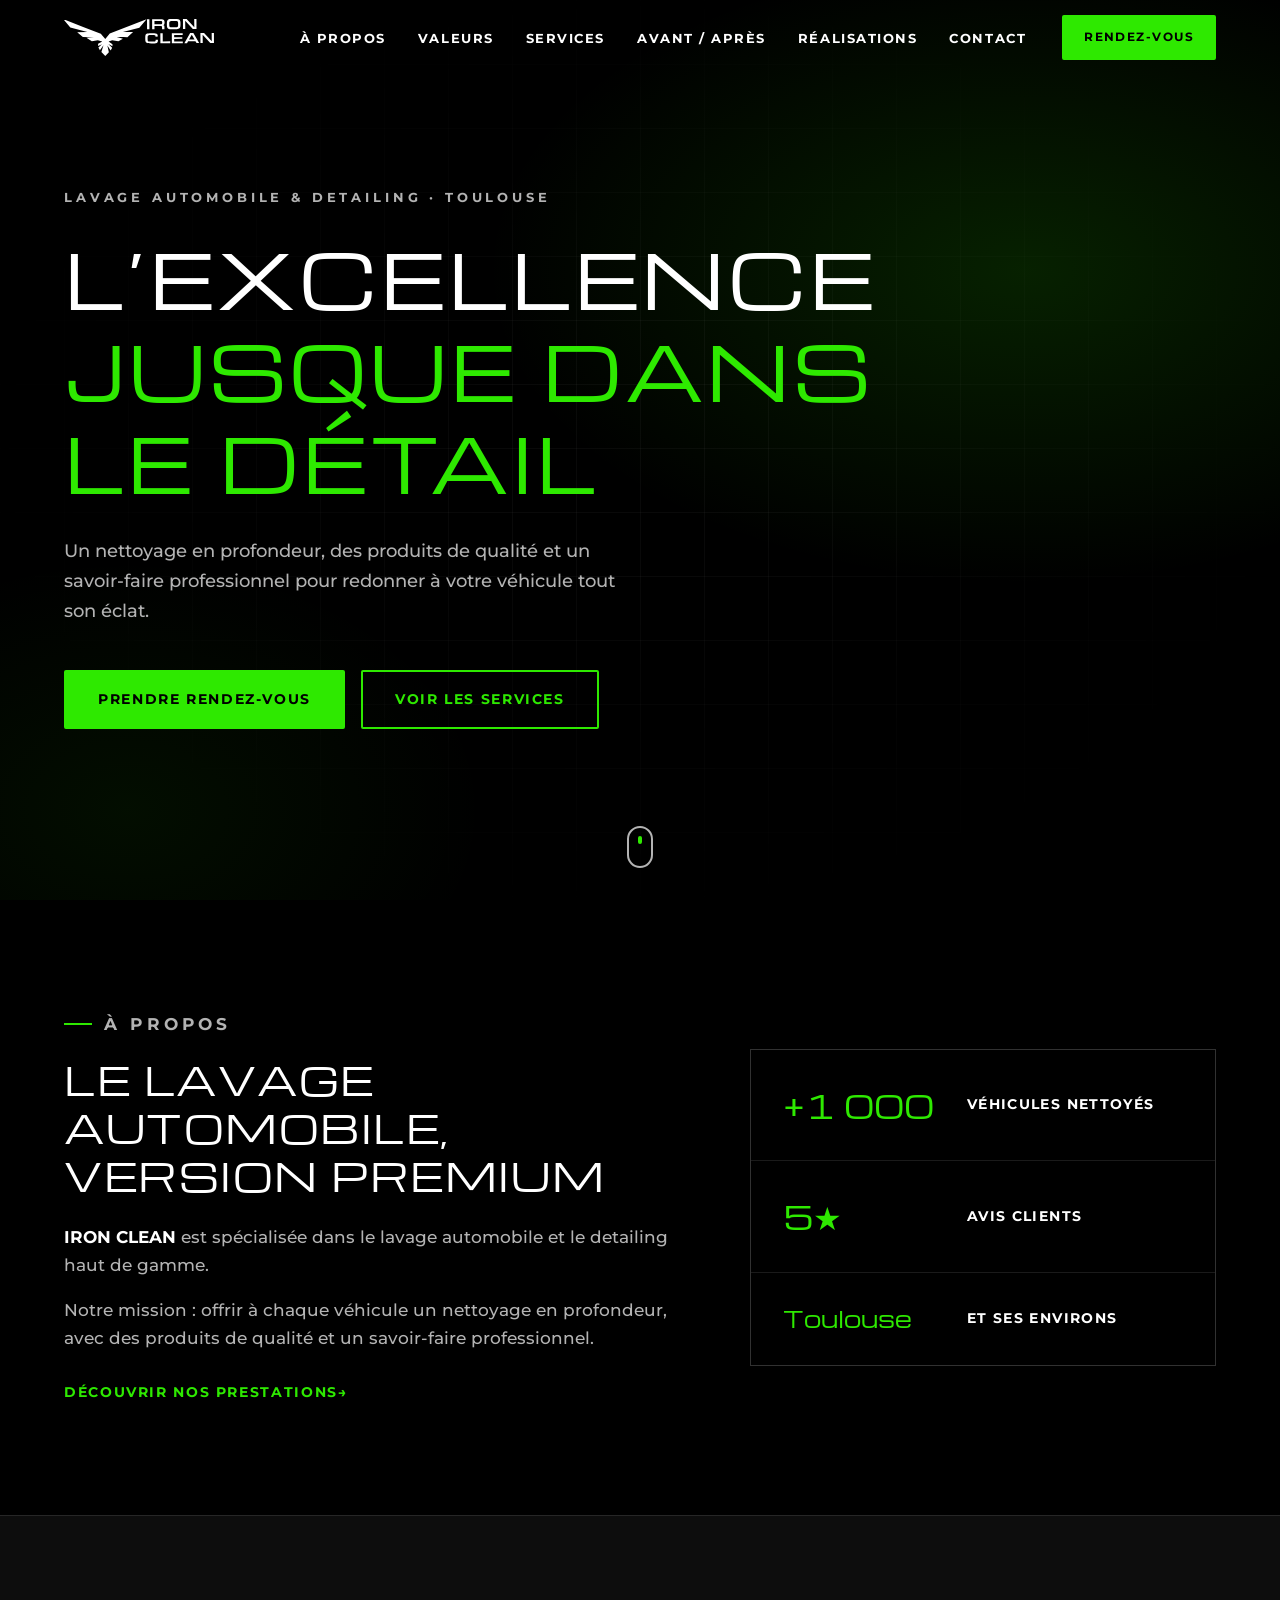
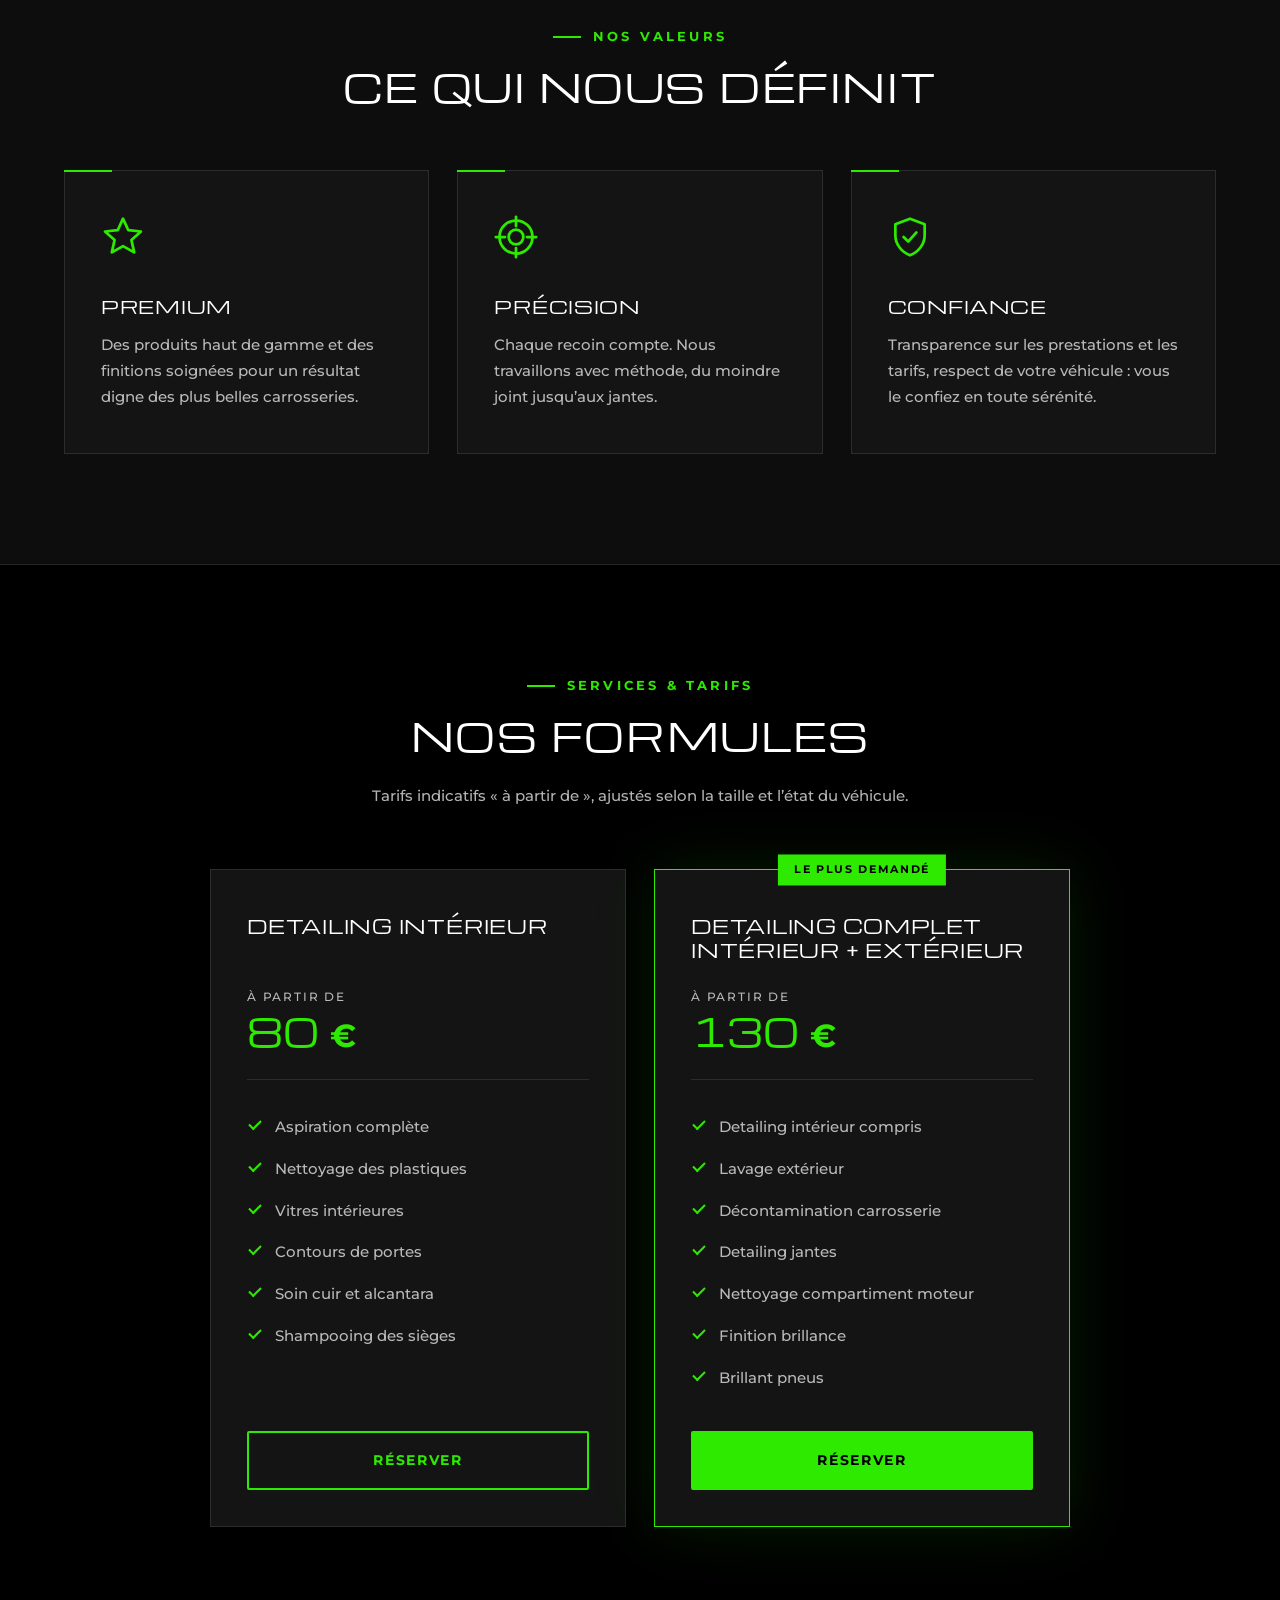
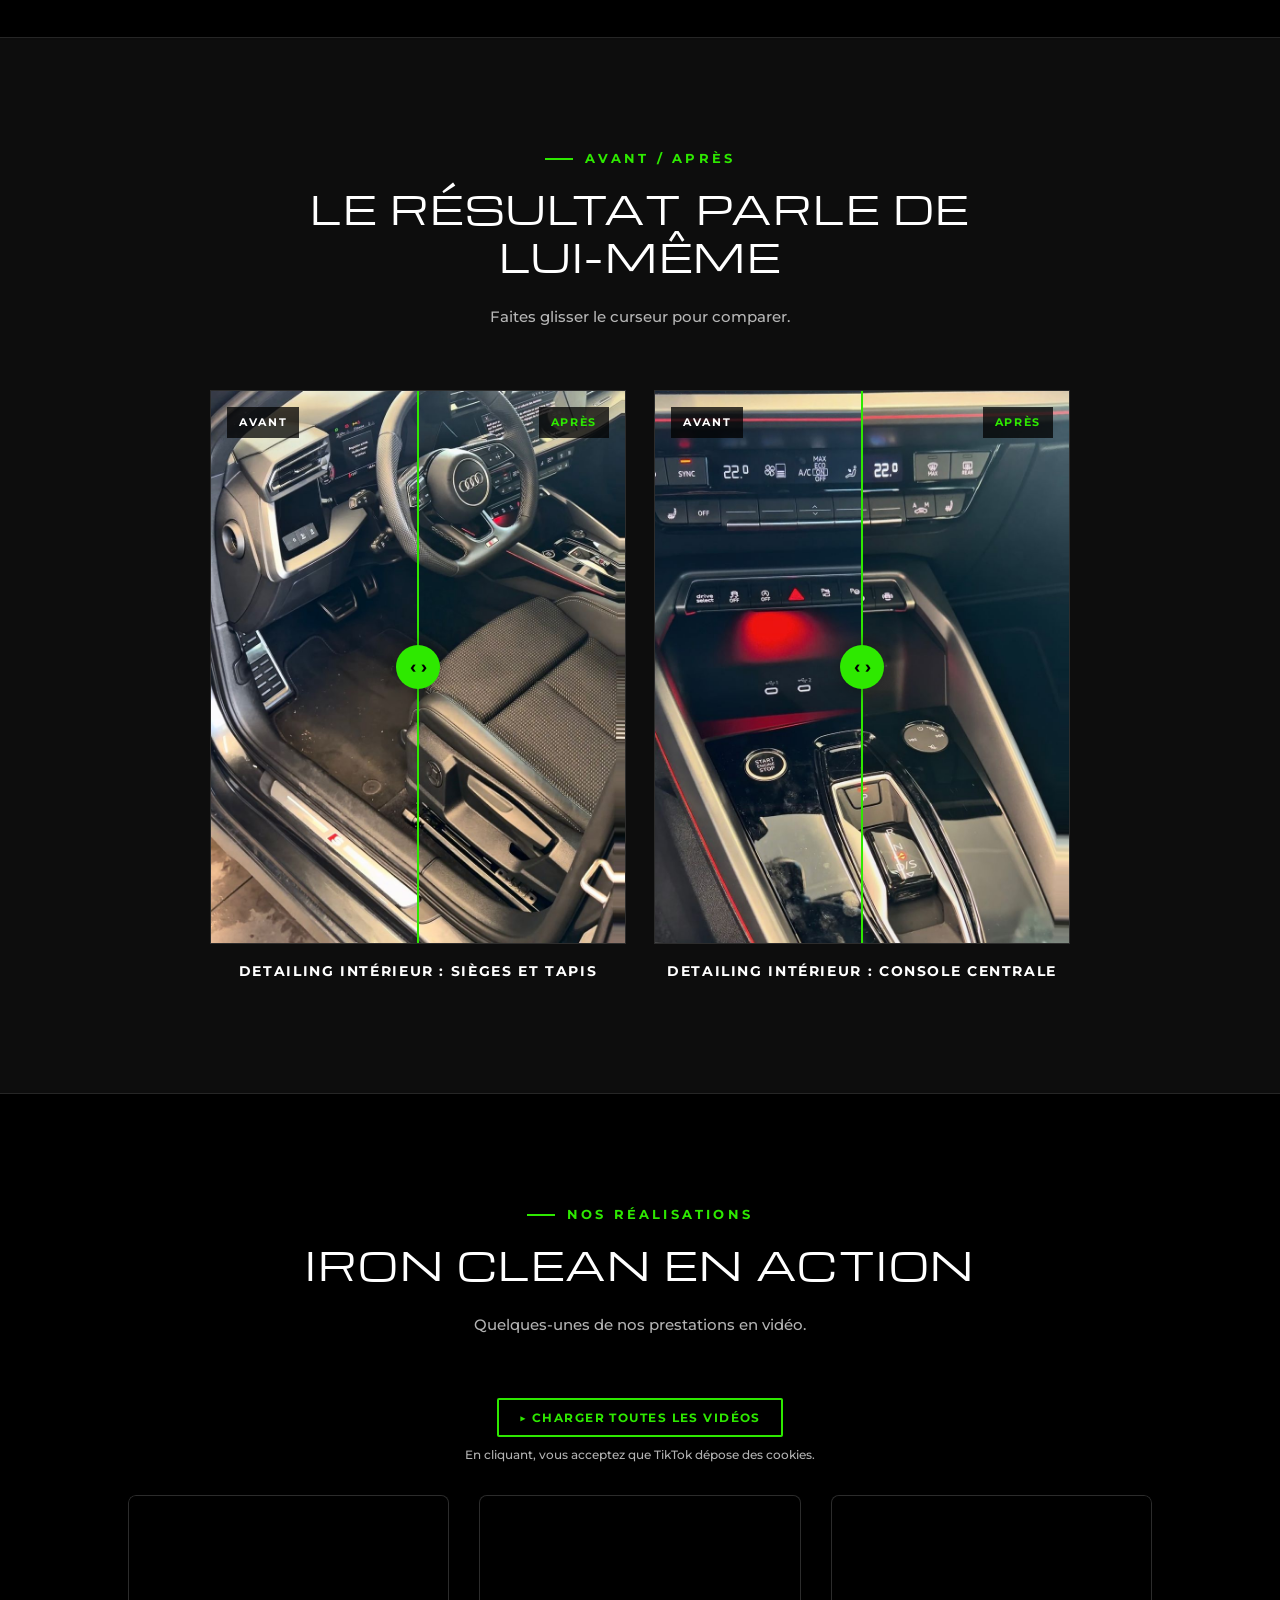
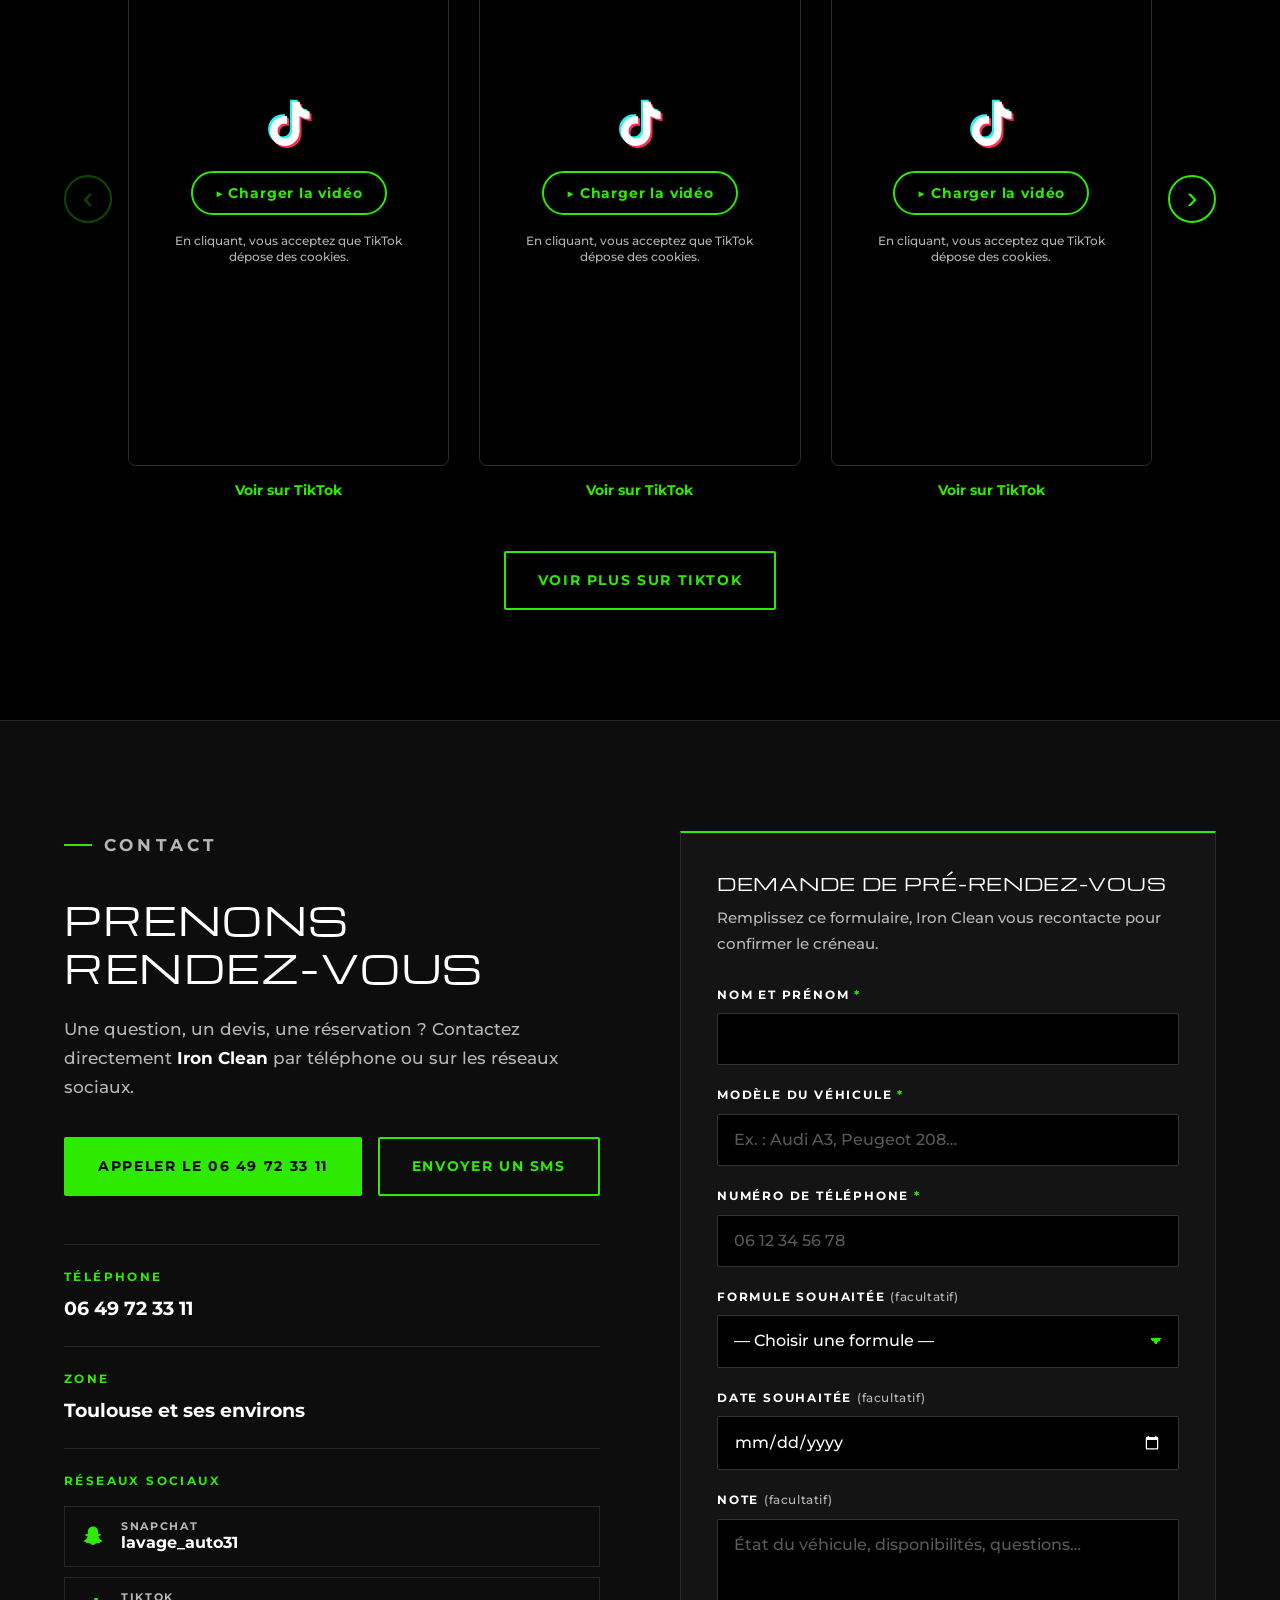
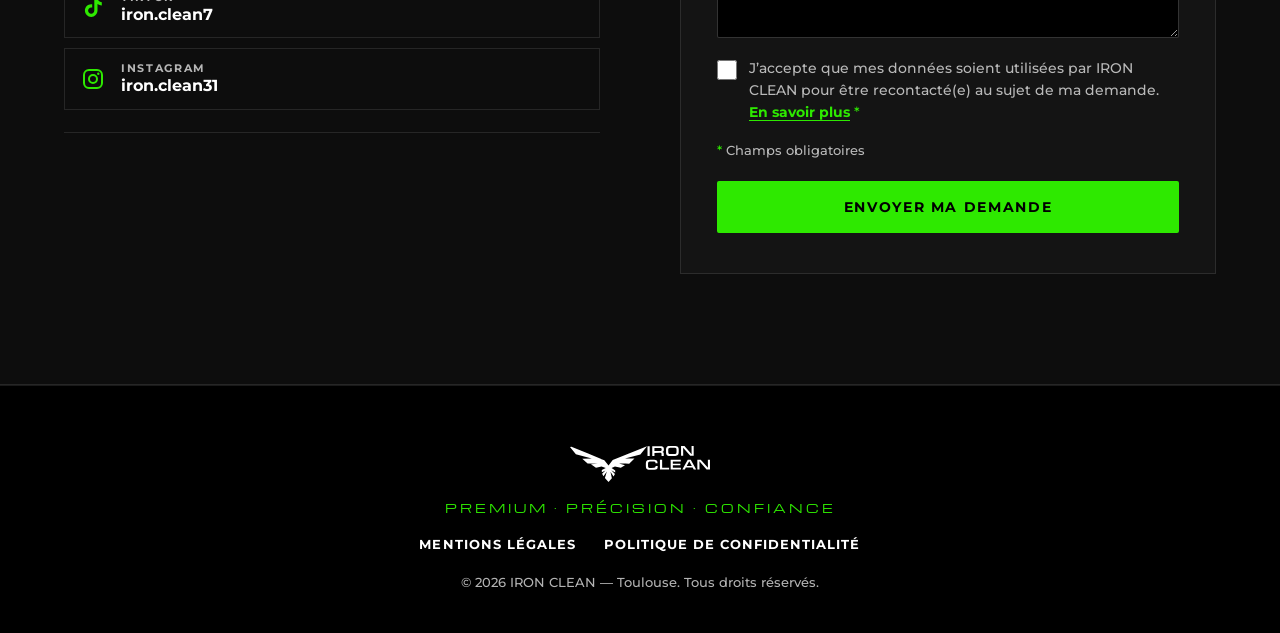
<file: index.html>
<!DOCTYPE html>
<!-- ============================================================
     IRON CLEAN — Site vitrine (une seule page)
     Ce fichier contient la STRUCTURE et le CONTENU du site.
     Le style (couleurs, polices, mise en page) est dans css/style.css
     Les interactions (menu mobile, slider avant/après…) sont dans js/script.js
     ============================================================ -->
<html lang="fr">
<head>
  <!-- Encodage des caractères : permet d'afficher les accents correctement -->
  <meta charset="UTF-8">
  <!-- Indispensable pour que le site s'adapte à la largeur des téléphones -->
  <meta name="viewport" content="width=device-width, initial-scale=1.0">

  <!-- Titre affiché dans l'onglet du navigateur et dans Google -->
  <title>IRON CLEAN — Lavage automobile & detailing haut de gamme à Toulouse</title>
  <!-- Description affichée sous le titre dans les résultats Google -->
  <meta name="description" content="IRON CLEAN, spécialiste du lavage automobile et du detailing haut de gamme à Toulouse. Nettoyage en profondeur, produits de qualité, savoir-faire professionnel.">
  <!-- Couleur de la barre du navigateur sur mobile -->
  <meta name="theme-color" content="#000000">

  <!-- Petite icône affichée dans l'onglet du navigateur -->
  <link rel="icon" href="images/favicon.svg" type="image/svg+xml">

  <!-- Aperçu des liens partagés (Facebook, WhatsApp, LinkedIn, X…) -->
  <meta property="og:title" content="IRON CLEAN — Lavage automobile &amp; detailing à Toulouse">
  <meta property="og:description" content="Detailing intérieur et extérieur haut de gamme à Toulouse et ses environs. Prenez rendez-vous en ligne.">
  <meta property="og:image" content="https://willowy-trifle-431f4b.netlify.app/images/apercu.jpg">
  <meta property="og:image:width" content="1200">
  <meta property="og:image:height" content="630">
  <meta property="og:image:alt" content="IRON CLEAN">
  <meta property="og:url" content="https://willowy-trifle-431f4b.netlify.app/">
  <meta property="og:type" content="website">
  <meta property="og:locale" content="fr_FR">
  <meta property="og:site_name" content="IRON CLEAN">
  <meta name="twitter:card" content="summary_large_image">

  <!-- Chargement des polices Google Fonts : Michroma (titres) et Montserrat Medium (500) + Bold (700) -->
  <link rel="preconnect" href="https://fonts.googleapis.com">
  <link rel="preconnect" href="https://fonts.gstatic.com" crossorigin>
  <link href="https://fonts.googleapis.com/css2?family=Michroma&family=Montserrat:wght@500;700&display=swap" rel="stylesheet">

  <!-- Notre feuille de style -->
  <link rel="stylesheet" href="css/style.css">

  <!-- Petit script immédiat : indique au CSS que le JavaScript est actif
       (évite que les blocs animés "clignotent" au chargement) -->
  <script>document.documentElement.classList.add("js");</script>
</head>

<body>

  <!-- ========================================================
       EN-TÊTE : logo + menu de navigation
       ======================================================== -->
  <header class="header" id="header">
    <div class="container header__inner">

      <!-- Logo : un clic ramène en haut de la page -->
      <a href="#accueil" class="header__logo" aria-label="IRON CLEAN — retour à l’accueil">
        <img src="logo.svg" alt="IRON CLEAN" width="160" height="40">
      </a>

      <!-- Bouton "burger" (3 traits) visible uniquement sur mobile -->
      <button class="burger" id="burger" aria-label="Ouvrir le menu" aria-expanded="false" aria-controls="menu">
        <span></span>
        <span></span>
        <span></span>
      </button>

      <!-- Menu : chaque lien pointe vers l'identifiant (id) d'une section -->
      <nav class="nav" id="menu" aria-label="Menu principal">
        <ul class="nav__list">
          <li><a href="#a-propos" class="nav__link">À propos</a></li>
          <li><a href="#valeurs" class="nav__link">Valeurs</a></li>
          <li><a href="#services" class="nav__link">Services</a></li>
          <li><a href="#avant-apres" class="nav__link">Avant / Après</a></li>
          <li><a href="#realisations" class="nav__link">Réalisations</a></li>
          <li><a href="#contact" class="nav__link">Contact</a></li>
        </ul>
        <a href="#rendez-vous" class="btn btn--small nav__cta">Rendez-vous</a>
      </nav>
    </div>
  </header>

  <main>

    <!-- ========================================================
         ACCUEIL (la grande bannière en haut de page)
         ======================================================== -->
    <section class="hero" id="accueil">
      <div class="container hero__content">
        <p class="hero__surtitre">Lavage automobile &amp; detailing · Toulouse</p>
        <!-- h1 = le titre le plus important de la page (un seul par page) -->
        <h1 class="hero__titre">
          L’excellence<br>
          <span class="vert">jusque dans le détail</span>
        </h1>
        <p class="hero__texte">
          Un nettoyage en profondeur, des produits de qualité et un savoir-faire professionnel
          pour redonner à votre véhicule tout son éclat.
        </p>
        <div class="hero__boutons">
          <a href="#rendez-vous" class="btn">Prendre rendez-vous</a>
          <a href="#services" class="btn btn--contour">Voir les services</a>
        </div>
      </div>

      <!-- Petite flèche animée qui invite à faire défiler la page -->
      <a href="#a-propos" class="hero__scroll" aria-label="Descendre vers la section À propos">
        <span></span>
      </a>
    </section>

    <!-- ========================================================
         À PROPOS
         ======================================================== -->
    <section class="section" id="a-propos">
      <div class="container apropos">
        <div class="apropos__texte reveal">
          <p class="surtitre">À propos</p>
          <h2 class="titre-section">Le lavage automobile, version premium</h2>
          <p>
            <strong>IRON CLEAN</strong> est spécialisée dans le lavage automobile et le detailing haut de gamme.
          </p>
          <p>
            Notre mission&nbsp;: offrir à chaque véhicule un nettoyage en profondeur, avec des produits
            de qualité et un savoir-faire professionnel.
          </p>
          <a href="#services" class="lien-fleche">Découvrir nos prestations</a>
        </div>

        <!-- Chiffres clés -->
        <ul class="apropos__chiffres reveal">
          <li>
            <span class="chiffre">+1&nbsp;000</span>
            <span class="legende">Véhicules nettoyés</span>
          </li>
          <li>
            <span class="chiffre">5★</span>
            <span class="legende">Avis clients</span>
          </li>
          <li>
            <span class="chiffre chiffre--mot">Toulouse</span>
            <span class="legende">Et ses environs</span>
          </li>
        </ul>
      </div>
    </section>

    <!-- ========================================================
         NOS VALEURS
         ======================================================== -->
    <section class="section section--sombre" id="valeurs">
      <div class="container">
        <div class="entete-section reveal">
          <p class="surtitre">Nos valeurs</p>
          <h2 class="titre-section">Ce qui nous définit</h2>
        </div>

        <div class="grille grille--3">
          <!-- Carte valeur n°1 -->
          <article class="carte reveal">
            <!-- Icône dessinée en SVG (un format d'image vectoriel, net à toutes les tailles) -->
            <svg class="carte__icone" viewBox="0 0 24 24" aria-hidden="true">
              <path d="M12 2l2.9 6.3 6.9.7-5.2 4.6 1.5 6.8L12 17l-6.1 3.4 1.5-6.8L2.2 9l6.9-.7L12 2z"/>
            </svg>
            <h3 class="carte__titre">Premium</h3>
            <p>Des produits haut de gamme et des finitions soignées pour un résultat digne des plus belles carrosseries.</p>
          </article>

          <!-- Carte valeur n°2 -->
          <article class="carte reveal">
            <svg class="carte__icone" viewBox="0 0 24 24" aria-hidden="true">
              <circle cx="12" cy="12" r="9"/>
              <circle cx="12" cy="12" r="4"/>
              <path d="M12 1v5M12 18v5M1 12h5M18 12h5"/>
            </svg>
            <h3 class="carte__titre">Précision</h3>
            <p>Chaque recoin compte. Nous travaillons avec méthode, du moindre joint jusqu’aux jantes.</p>
          </article>

          <!-- Carte valeur n°3 -->
          <article class="carte reveal">
            <svg class="carte__icone" viewBox="0 0 24 24" aria-hidden="true">
              <path d="M12 2l8 3v6c0 5-3.5 9.3-8 11-4.5-1.7-8-6-8-11V5l8-3z"/>
              <path d="M8.5 12l2.5 2.5 4.5-5"/>
            </svg>
            <h3 class="carte__titre">Confiance</h3>
            <p>Transparence sur les prestations et les tarifs, respect de votre véhicule&nbsp;: vous le confiez en toute sérénité.</p>
          </article>
        </div>
      </div>
    </section>

    <!-- ========================================================
         SERVICES ET TARIFS
         Les boutons "Réserver" descendent au formulaire de rendez-vous
         et présélectionnent la formule grâce à l'attribut data-formule
         (voir js/script.js, partie 6).
         ======================================================== -->
    <section class="section" id="services">
      <div class="container">
        <div class="entete-section reveal">
          <p class="surtitre">Services &amp; tarifs</p>
          <h2 class="titre-section">Nos formules</h2>
          <p class="note">Tarifs indicatifs «&nbsp;à partir de&nbsp;», ajustés selon la taille et l’état du véhicule.</p>
        </div>

        <div class="grille grille--2 tarifs">
          <!-- Formule 1 -->
          <article class="tarif reveal">
            <h3 class="tarif__nom">Detailing intérieur</h3>
            <p class="tarif__prix"><span>à partir de</span> 80&nbsp;<span class="devise">€</span></p>
            <ul class="tarif__liste">
              <li>Aspiration complète</li>
              <li>Nettoyage des plastiques</li>
              <li>Vitres intérieures</li>
              <li>Contours de portes</li>
              <li>Soin cuir et alcantara</li>
              <li>Shampooing des sièges</li>
            </ul>
            <a href="#rendez-vous" class="btn btn--contour btn--plein-largeur" data-formule="Detailing intérieur">Réserver</a>
          </article>

          <!-- Formule 2 (mise en avant avec la classe "tarif--vedette") -->
          <article class="tarif tarif--vedette reveal">
            <span class="tarif__badge">Le plus demandé</span>
            <h3 class="tarif__nom">Detailing complet intérieur + extérieur</h3>
            <p class="tarif__prix"><span>à partir de</span> 130&nbsp;<span class="devise">€</span></p>
            <ul class="tarif__liste">
              <li>Detailing intérieur compris</li>
              <li>Lavage extérieur</li>
              <li>Décontamination carrosserie</li>
              <li>Detailing jantes</li>
              <li>Nettoyage compartiment moteur</li>
              <li>Finition brillance</li>
              <li>Brillant pneus</li>
            </ul>
            <a href="#rendez-vous" class="btn btn--plein-largeur" data-formule="Detailing complet intérieur + extérieur">Réserver</a>
          </article>
        </div>
      </div>
    </section>

    <!-- ========================================================
         AVANT / APRÈS
         Chaque bloc "comparateur" superpose deux images.
         Le curseur (input type="range") permet de faire glisser
         la séparation entre l'image "avant" et l'image "après".
         Photos : images/avant-1.jpg, apres-1.jpg, avant-2.jpg, apres-2.jpg
         (900 × 1200 px, format portrait 3:4, optimisées pour le web).
         ======================================================== -->
    <section class="section section--sombre" id="avant-apres">
      <div class="container">
        <div class="entete-section reveal">
          <p class="surtitre">Avant / Après</p>
          <h2 class="titre-section">Le résultat parle de lui-même</h2>
          <p class="note">Faites glisser le curseur pour comparer.</p>
        </div>

        <div class="grille grille--2 comparateurs">
          <!-- Comparateur n°1 -->
          <figure class="comparateur reveal">
            <div class="comparateur__cadre">
              <img src="images/avant-1.jpg" alt="Habitacle avant le detailing : sièges et tapis encrassés" class="comparateur__img" width="900" height="1200" loading="lazy" decoding="async">
              <!-- L'image "après" est posée par-dessus et rognée selon la position du curseur -->
              <img src="images/apres-1.jpg" alt="Habitacle après le detailing : sièges et tapis nettoyés" class="comparateur__img comparateur__apres" width="900" height="1200" loading="lazy" decoding="async">
              <span class="comparateur__etiquette comparateur__etiquette--avant">Avant</span>
              <span class="comparateur__etiquette comparateur__etiquette--apres">Après</span>
              <div class="comparateur__ligne" aria-hidden="true"></div>
              <input type="range" min="0" max="100" value="50" class="comparateur__curseur" aria-label="Comparer avant et après">
            </div>
            <figcaption>Detailing intérieur&nbsp;: sièges et tapis</figcaption>
          </figure>

          <!-- Comparateur n°2 -->
          <figure class="comparateur reveal">
            <div class="comparateur__cadre">
              <img src="images/avant-2.jpg" alt="Console centrale avant le detailing : poussière et traces" class="comparateur__img" width="900" height="1200" loading="lazy" decoding="async">
              <img src="images/apres-2.jpg" alt="Console centrale après le detailing : surfaces propres et brillantes" class="comparateur__img comparateur__apres" width="900" height="1200" loading="lazy" decoding="async">
              <span class="comparateur__etiquette comparateur__etiquette--avant">Avant</span>
              <span class="comparateur__etiquette comparateur__etiquette--apres">Après</span>
              <div class="comparateur__ligne" aria-hidden="true"></div>
              <input type="range" min="0" max="100" value="50" class="comparateur__curseur" aria-label="Comparer avant et après">
            </div>
            <figcaption>Detailing intérieur&nbsp;: console centrale</figcaption>
          </figure>
        </div>
      </div>
    </section>

    <!-- ========================================================
         NOS RÉALISATIONS (vidéos TikTok)
         Lecteur officiel TikTok en iframe (https://www.tiktok.com/player/v1/ID).
         Par respect des cookies, AUCUNE vidéo ne se charge automatiquement :
         l'iframe TikTok n'est créée qu'au clic sur "Charger la vidéo" (ou sur
         "Charger toutes les vidéos"), ce qui vaut consentement aux cookies de TikTok.
         Voir js/script.js, partie 10.
         ➜ Pour changer une vidéo : remplacez l'identifiant dans "data-tiktok-id" et dans le lien "Voir sur TikTok".
         ======================================================== -->
    <section class="section" id="realisations">
      <div class="container">
        <div class="entete-section reveal">
          <p class="surtitre">Nos réalisations</p>
          <h2 class="titre-section">Iron Clean en action</h2>
          <p class="note">Quelques-unes de nos prestations en vidéo.</p>
        </div>

        <!-- Carrousel : une rangée de vidéos qui défile horizontalement.
             Flèches ‹ › sur ordinateur, glissement au doigt sur mobile (voir js/script.js, partie 9). -->
        <div class="realisations__consentement reveal">
          <button class="btn btn--contour btn--small" type="button" id="charger-toutes-videos">&#9654; Charger toutes les vidéos</button>
          <p class="video__mention">En cliquant, vous acceptez que TikTok dépose des cookies.</p>
        </div>

        <div class="carrousel reveal">
          <button class="carrousel__fleche carrousel__fleche--prec" type="button" aria-label="Vidéos précédentes" disabled>&#8249;</button>

          <div class="carrousel__piste videos" role="region" aria-label="Vidéos de nos réalisations" tabindex="0">
            <div class="video">
              <div class="video__cadre" data-tiktok-id="7695929950121037088" data-titre="Vidéo TikTok Iron Clean 1">
                <div class="video__attente">
                  <svg class="video__logo" viewBox="0 0 24 24" aria-hidden="true"><path d="M16.5 2c.3 2.4 1.9 4 4.3 4.2v3.2c-1.6 0-3-.5-4.3-1.3v6.5c0 3.6-2.8 6.4-6.3 6.4S3.9 18.2 3.9 14.6s2.8-6.4 6.3-6.4c.3 0 .7 0 1 .1v3.3c-.3-.1-.6-.2-1-.2-1.7 0-3.1 1.4-3.1 3.2s1.4 3.2 3.1 3.2 3.1-1.4 3.1-3.2V2h3.2z"/></svg>
                  <button class="video__charger" type="button">&#9654; Charger la vidéo</button>
                  <p class="video__mention">En cliquant, vous acceptez que TikTok dépose des cookies.</p>
                </div>
              </div>
              <a class="video__lien" href="https://www.tiktok.com/@iron.clean7/video/7695929950121037088" target="_blank" rel="noopener">Voir sur TikTok</a>
            </div>
            <div class="video">
              <div class="video__cadre" data-tiktok-id="7698483129694162209" data-titre="Vidéo TikTok Iron Clean 2">
                <div class="video__attente">
                  <svg class="video__logo" viewBox="0 0 24 24" aria-hidden="true"><path d="M16.5 2c.3 2.4 1.9 4 4.3 4.2v3.2c-1.6 0-3-.5-4.3-1.3v6.5c0 3.6-2.8 6.4-6.3 6.4S3.9 18.2 3.9 14.6s2.8-6.4 6.3-6.4c.3 0 .7 0 1 .1v3.3c-.3-.1-.6-.2-1-.2-1.7 0-3.1 1.4-3.1 3.2s1.4 3.2 3.1 3.2 3.1-1.4 3.1-3.2V2h3.2z"/></svg>
                  <button class="video__charger" type="button">&#9654; Charger la vidéo</button>
                  <p class="video__mention">En cliquant, vous acceptez que TikTok dépose des cookies.</p>
                </div>
              </div>
              <a class="video__lien" href="https://www.tiktok.com/@iron.clean7/video/7698483129694162209" target="_blank" rel="noopener">Voir sur TikTok</a>
            </div>
            <div class="video">
              <div class="video__cadre" data-tiktok-id="7700608299057581345" data-titre="Vidéo TikTok Iron Clean 3">
                <div class="video__attente">
                  <svg class="video__logo" viewBox="0 0 24 24" aria-hidden="true"><path d="M16.5 2c.3 2.4 1.9 4 4.3 4.2v3.2c-1.6 0-3-.5-4.3-1.3v6.5c0 3.6-2.8 6.4-6.3 6.4S3.9 18.2 3.9 14.6s2.8-6.4 6.3-6.4c.3 0 .7 0 1 .1v3.3c-.3-.1-.6-.2-1-.2-1.7 0-3.1 1.4-3.1 3.2s1.4 3.2 3.1 3.2 3.1-1.4 3.1-3.2V2h3.2z"/></svg>
                  <button class="video__charger" type="button">&#9654; Charger la vidéo</button>
                  <p class="video__mention">En cliquant, vous acceptez que TikTok dépose des cookies.</p>
                </div>
              </div>
              <a class="video__lien" href="https://www.tiktok.com/@iron.clean7/video/7700608299057581345" target="_blank" rel="noopener">Voir sur TikTok</a>
            </div>
            <div class="video">
              <div class="video__cadre" data-tiktok-id="7701501129284275489" data-titre="Vidéo TikTok Iron Clean 4">
                <div class="video__attente">
                  <svg class="video__logo" viewBox="0 0 24 24" aria-hidden="true"><path d="M16.5 2c.3 2.4 1.9 4 4.3 4.2v3.2c-1.6 0-3-.5-4.3-1.3v6.5c0 3.6-2.8 6.4-6.3 6.4S3.9 18.2 3.9 14.6s2.8-6.4 6.3-6.4c.3 0 .7 0 1 .1v3.3c-.3-.1-.6-.2-1-.2-1.7 0-3.1 1.4-3.1 3.2s1.4 3.2 3.1 3.2 3.1-1.4 3.1-3.2V2h3.2z"/></svg>
                  <button class="video__charger" type="button">&#9654; Charger la vidéo</button>
                  <p class="video__mention">En cliquant, vous acceptez que TikTok dépose des cookies.</p>
                </div>
              </div>
              <a class="video__lien" href="https://www.tiktok.com/@iron.clean7/video/7701501129284275489" target="_blank" rel="noopener">Voir sur TikTok</a>
            </div>
            <div class="video">
              <div class="video__cadre" data-tiktok-id="7694970964706118944" data-titre="Vidéo TikTok Iron Clean 5">
                <div class="video__attente">
                  <svg class="video__logo" viewBox="0 0 24 24" aria-hidden="true"><path d="M16.5 2c.3 2.4 1.9 4 4.3 4.2v3.2c-1.6 0-3-.5-4.3-1.3v6.5c0 3.6-2.8 6.4-6.3 6.4S3.9 18.2 3.9 14.6s2.8-6.4 6.3-6.4c.3 0 .7 0 1 .1v3.3c-.3-.1-.6-.2-1-.2-1.7 0-3.1 1.4-3.1 3.2s1.4 3.2 3.1 3.2 3.1-1.4 3.1-3.2V2h3.2z"/></svg>
                  <button class="video__charger" type="button">&#9654; Charger la vidéo</button>
                  <p class="video__mention">En cliquant, vous acceptez que TikTok dépose des cookies.</p>
                </div>
              </div>
              <a class="video__lien" href="https://www.tiktok.com/@iron.clean7/video/7694970964706118944" target="_blank" rel="noopener">Voir sur TikTok</a>
            </div>
            <div class="video">
              <div class="video__cadre" data-tiktok-id="7693244122148244769" data-titre="Vidéo TikTok Iron Clean 6">
                <div class="video__attente">
                  <svg class="video__logo" viewBox="0 0 24 24" aria-hidden="true"><path d="M16.5 2c.3 2.4 1.9 4 4.3 4.2v3.2c-1.6 0-3-.5-4.3-1.3v6.5c0 3.6-2.8 6.4-6.3 6.4S3.9 18.2 3.9 14.6s2.8-6.4 6.3-6.4c.3 0 .7 0 1 .1v3.3c-.3-.1-.6-.2-1-.2-1.7 0-3.1 1.4-3.1 3.2s1.4 3.2 3.1 3.2 3.1-1.4 3.1-3.2V2h3.2z"/></svg>
                  <button class="video__charger" type="button">&#9654; Charger la vidéo</button>
                  <p class="video__mention">En cliquant, vous acceptez que TikTok dépose des cookies.</p>
                </div>
              </div>
              <a class="video__lien" href="https://www.tiktok.com/@iron.clean7/video/7693244122148244769" target="_blank" rel="noopener">Voir sur TikTok</a>
            </div>
          </div>

          <button class="carrousel__fleche carrousel__fleche--suiv" type="button" aria-label="Vidéos suivantes">&#8250;</button>
        </div>

        <div class="realisations__suite reveal">
          <a href="https://www.tiktok.com/@iron.clean7" target="_blank" rel="noopener" class="btn btn--contour">Voir plus sur TikTok</a>
        </div>
      </div>
    </section>

    <!-- ========================================================
         CONTACT + FORMULAIRE DE PRÉ-RENDEZ-VOUS
         Le formulaire est géré par Netlify Forms :
         - name="pre-rendez-vous" + data-netlify="true" : Netlify le détecte au déploiement ;
         - champ caché "form-name" : obligatoire pour que Netlify reconnaisse l'envoi ;
         - champ "bot-field" (honeypot) : invisible pour les humains, rempli par les robots
           → les envois qui le remplissent sont rejetés comme spam ;
         - action="/merci.html" : page de confirmation affichée après l'envoi.
         Les demandes reçues sont visibles dans l'interface Netlify (onglet Forms).
         ======================================================== -->
    <section class="section section--sombre" id="contact">
      <div class="container contact">
        <div class="contact__intro reveal">
          <p class="surtitre">Contact</p>
          <h2 class="titre-section">Prenons rendez-vous</h2>
          <p>
            Une question, un devis, une réservation&nbsp;? Contactez directement
            <strong>Iron Clean</strong> par téléphone ou sur les réseaux sociaux.
          </p>
          <!-- "tel:" ouvre directement l'appel sur un téléphone -->
          <div class="contact__boutons">
            <a href="tel:+33649723311" class="btn">Appeler le 06&nbsp;49&nbsp;72&nbsp;33&nbsp;11</a>
            <!-- "sms:" ouvre l'application de messages -->
            <a href="sms:+33649723311" class="btn btn--contour">Envoyer un SMS</a>
          </div>

          <ul class="contact__liste">
            <li class="contact__item">
              <span class="contact__label">Téléphone</span>
              <a href="tel:+33649723311" class="contact__valeur">06&nbsp;49&nbsp;72&nbsp;33&nbsp;11</a>
            </li>
            <li class="contact__item">
              <span class="contact__label">Zone</span>
              <span class="contact__valeur">Toulouse et ses environs</span>
            </li>
            <li class="contact__item">
              <span class="contact__label">Réseaux sociaux</span>
              <!-- target="_blank" ouvre le lien dans un nouvel onglet ;
                   rel="noopener" est une bonne pratique de sécurité qui l'accompagne -->
              <div class="reseaux">
                <a href="https://www.snapchat.com/add/lavage_auto31" target="_blank" rel="noopener" class="reseau">
                  <svg viewBox="0 0 24 24" aria-hidden="true"><path d="M12 2.5c3 0 5.2 2.3 5.2 5.4v2.3c.5.2 1.1-.1 1.6-.1.6 0 1 .4 1 .8 0 .8-1.4 1-2.1 1.4-.3.2-.3.5-.1.9.9 1.8 2.3 3.1 4 3.5-.2.7-1.6 1-2.5 1.2-.2.4-.2 1-.5 1.2-.6.2-1.6-.2-2.6 0-1.3.3-2.1 1.9-4 1.9s-2.7-1.6-4-1.9c-1-.2-2 .2-2.6 0-.3-.2-.3-.8-.5-1.2-.9-.2-2.3-.5-2.5-1.2 1.7-.4 3.1-1.7 4-3.5.2-.4.2-.7-.1-.9-.7-.4-2.1-.6-2.1-1.4 0-.4.4-.8 1-.8.5 0 1.1.3 1.6.1V7.9C6.8 4.8 9 2.5 12 2.5z"/></svg>
                  <span><small>Snapchat</small>lavage_auto31</span>
                </a>
                <a href="https://www.tiktok.com/@iron.clean7" target="_blank" rel="noopener" class="reseau">
                  <svg viewBox="0 0 24 24" aria-hidden="true"><path d="M16.5 2c.3 2.4 1.9 4 4.3 4.2v3.2c-1.6 0-3-.5-4.3-1.3v6.5c0 3.6-2.8 6.4-6.3 6.4S3.9 18.2 3.9 14.6s2.8-6.4 6.3-6.4c.3 0 .7 0 1 .1v3.3c-.3-.1-.6-.2-1-.2-1.7 0-3.1 1.4-3.1 3.2s1.4 3.2 3.1 3.2 3.1-1.4 3.1-3.2V2h3.2z"/></svg>
                  <span><small>TikTok</small>iron.clean7</span>
                </a>
                <a href="https://www.instagram.com/iron.clean31/" target="_blank" rel="noopener" class="reseau">
                  <svg viewBox="0 0 24 24" aria-hidden="true"><rect x="3" y="3" width="18" height="18" rx="5" fill="none" stroke="currentColor" stroke-width="2"/><circle cx="12" cy="12" r="4" fill="none" stroke="currentColor" stroke-width="2"/><circle cx="17.3" cy="6.7" r="1.2"/></svg>
                  <span><small>Instagram</small>iron.clean31</span>
                </a>
              </div>
            </li>
          </ul>
        </div>

        <!-- Formulaire de pré-rendez-vous -->
        <div class="formulaire reveal" id="rendez-vous">
          <h3 class="formulaire__titre">Demande de pré-rendez-vous</h3>
          <p class="formulaire__intro">Remplissez ce formulaire, Iron Clean vous recontacte pour confirmer le créneau.</p>

          <form name="pre-rendez-vous" method="POST" action="/merci.html" data-netlify="true" netlify-honeypot="bot-field" class="formulaire__form">
            <!-- Champ caché indispensable pour Netlify Forms -->
            <input type="hidden" name="form-name" value="pre-rendez-vous">

            <!-- Honeypot anti-spam : caché aux visiteurs, ne pas remplir -->
            <p class="formulaire__piege" aria-hidden="true">
              <label>Ne pas remplir ce champ&nbsp;: <input name="bot-field" tabindex="-1" autocomplete="off"></label>
            </p>

            <div class="champ">
              <label for="nom">Nom et prénom <span class="requis" aria-hidden="true">*</span></label>
              <input type="text" id="nom" name="nom" autocomplete="name" required>
            </div>

            <div class="champ">
              <label for="vehicule">Modèle du véhicule <span class="requis" aria-hidden="true">*</span></label>
              <input type="text" id="vehicule" name="vehicule" placeholder="Ex.&nbsp;: Audi A3, Peugeot 208…" required>
            </div>

            <div class="champ">
              <label for="telephone">Numéro de téléphone <span class="requis" aria-hidden="true">*</span></label>
              <input type="tel" id="telephone" name="telephone" autocomplete="tel" placeholder="06 12 34 56 78" required>
            </div>

            <div class="champ">
              <label for="formule">Formule souhaitée <span class="facultatif">(facultatif)</span></label>
              <select id="formule" name="formule">
                <option value="">— Choisir une formule —</option>
                <option value="Detailing intérieur">Detailing intérieur</option>
                <option value="Detailing complet intérieur + extérieur">Detailing complet intérieur + extérieur</option>
              </select>
            </div>

            <div class="champ">
              <label for="date">Date souhaitée <span class="facultatif">(facultatif)</span></label>
              <input type="date" id="date" name="date">
            </div>

            <div class="champ">
              <label for="note">Note <span class="facultatif">(facultatif)</span></label>
              <textarea id="note" name="note" rows="4" placeholder="État du véhicule, disponibilités, questions…"></textarea>
            </div>

            <!-- Consentement RGPD (obligatoire) : la valeur "oui" est enregistrée avec la demande dans Netlify -->
            <div class="consentement">
              <input type="checkbox" id="consentement" name="consentement" value="oui" required>
              <label for="consentement">
                J’accepte que mes données soient utilisées par IRON CLEAN pour être recontacté(e) au sujet de ma demande.
                <a href="confidentialite.html" target="_blank" rel="noopener">En savoir plus</a>
                <span class="requis" aria-hidden="true">*</span>
              </label>
            </div>

            <p class="formulaire__mention"><span class="requis">*</span> Champs obligatoires</p>

            <button type="submit" class="btn btn--plein-largeur">Envoyer ma demande</button>
          </form>
        </div>
      </div>
    </section>

  </main>

  <!-- ========================================================
       PIED DE PAGE
       ======================================================== -->
  <footer class="footer">
    <div class="container footer__inner">
      <img src="logo.svg" alt="IRON CLEAN" class="footer__logo" width="140" height="35">
      <p class="footer__valeurs">Premium · Précision · Confiance</p>
      <nav class="footer__liens" aria-label="Informations légales">
        <a href="mentions-legales.html">Mentions légales</a>
        <a href="confidentialite.html">Politique de confidentialité</a>
      </nav>
      <!-- L'année est remplie automatiquement par le JavaScript (id="annee") -->
      <p class="footer__copyright">© <span id="annee">2026</span> IRON CLEAN — Toulouse. Tous droits réservés.</p>
    </div>
  </footer>

  <!-- Le script est chargé à la fin pour que toute la page soit déjà affichée -->
  <script src="js/script.js"></script>
</body>
</html>
</file>
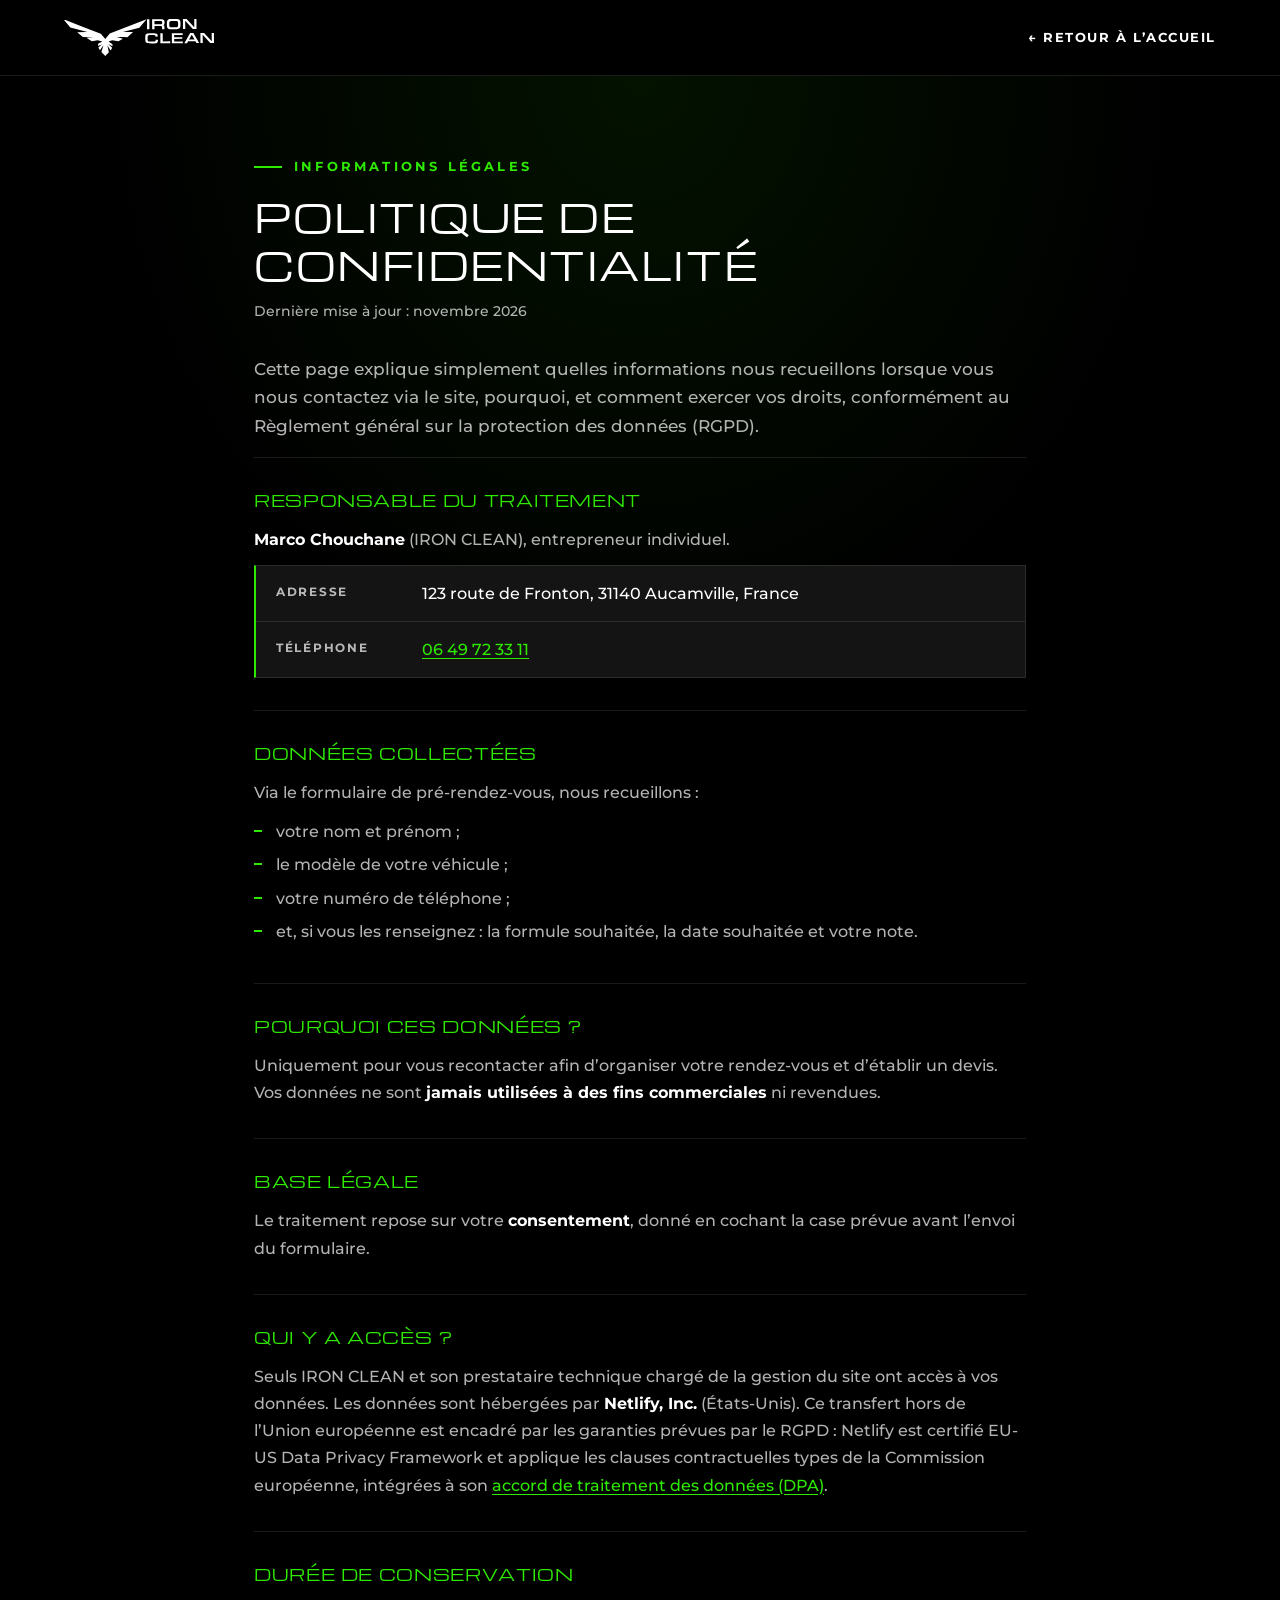
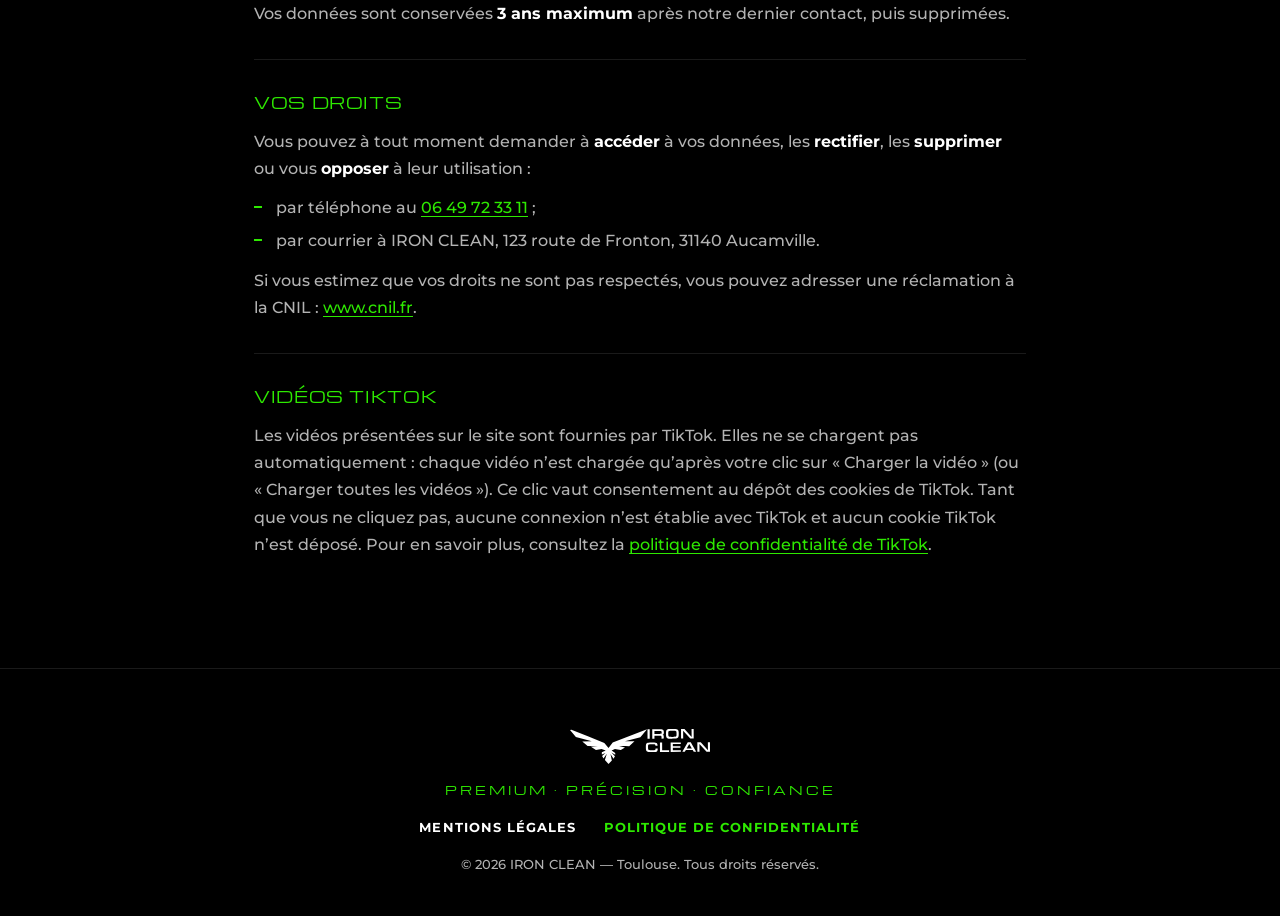
<file: confidentialite.html>
<!DOCTYPE html>
<!-- ============================================================
     IRON CLEAN — Page Politique de confidentialité (RGPD)
     Même charte que le reste du site (css/style.css, partie 11 quinquies).
     ============================================================ -->
<html lang="fr">
<head>
  <meta charset="UTF-8">
  <meta name="viewport" content="width=device-width, initial-scale=1.0">
  <title>Politique de confidentialité — IRON CLEAN</title>
  <meta name="description" content="Politique de confidentialité d’IRON CLEAN : données collectées, utilisation et vos droits (RGPD).">
  <meta name="theme-color" content="#000000">
  <link rel="icon" href="images/favicon.svg" type="image/svg+xml">

  <!-- Aperçu des liens partagés (Facebook, WhatsApp, LinkedIn, X…) -->
  <meta property="og:title" content="IRON CLEAN — Lavage automobile &amp; detailing à Toulouse">
  <meta property="og:description" content="Detailing intérieur et extérieur haut de gamme à Toulouse et ses environs. Prenez rendez-vous en ligne.">
  <meta property="og:image" content="https://willowy-trifle-431f4b.netlify.app/images/apercu.jpg">
  <meta property="og:image:width" content="1200">
  <meta property="og:image:height" content="630">
  <meta property="og:image:alt" content="IRON CLEAN">
  <meta property="og:url" content="https://willowy-trifle-431f4b.netlify.app/confidentialite.html">
  <meta property="og:type" content="website">
  <meta property="og:locale" content="fr_FR">
  <meta property="og:site_name" content="IRON CLEAN">
  <meta name="twitter:card" content="summary_large_image">

  <link rel="preconnect" href="https://fonts.googleapis.com">
  <link rel="preconnect" href="https://fonts.gstatic.com" crossorigin>
  <link href="https://fonts.googleapis.com/css2?family=Michroma&family=Montserrat:wght@500;700&display=swap" rel="stylesheet">
  <link rel="stylesheet" href="css/style.css">
</head>

<body>

  <!-- En-tête simplifié : logo + retour à l'accueil -->
  <header class="header header--page">
    <div class="container header__inner">
      <a href="index.html" class="header__logo" aria-label="IRON CLEAN — retour à l’accueil">
        <img src="logo.svg" alt="IRON CLEAN" width="160" height="40">
      </a>
      <a href="index.html" class="lien-retour">← Retour à l’accueil</a>
    </div>
  </header>

  <main class="section legal">
    <div class="container legal__contenu">
      <p class="surtitre">Informations légales</p>
      <h1 class="titre-section">Politique de confidentialité</h1>
      <p class="legal__maj">Dernière mise à jour&nbsp;: novembre 2026</p>
      <p class="legal__intro">
        Cette page explique simplement quelles informations nous recueillons lorsque vous nous contactez
        via le site, pourquoi, et comment exercer vos droits, conformément au Règlement général sur la
        protection des données (RGPD).
      </p>

      <section class="legal__bloc">
        <h2>Responsable du traitement</h2>
        <p><strong>Marco Chouchane</strong> (IRON CLEAN), entrepreneur individuel.</p>
        <ul class="legal__infos">
          <li><span>Adresse</span> 123 route de Fronton, 31140 Aucamville, France</li>
          <li><span>Téléphone</span> <a href="tel:+33649723311">06&nbsp;49&nbsp;72&nbsp;33&nbsp;11</a></li>
        </ul>
      </section>

      <section class="legal__bloc">
        <h2>Données collectées</h2>
        <p>Via le formulaire de pré-rendez-vous, nous recueillons&nbsp;:</p>
        <ul class="legal__liste">
          <li>votre nom et prénom&nbsp;;</li>
          <li>le modèle de votre véhicule&nbsp;;</li>
          <li>votre numéro de téléphone&nbsp;;</li>
          <li>et, si vous les renseignez&nbsp;: la formule souhaitée, la date souhaitée et votre note.</li>
        </ul>
      </section>

      <section class="legal__bloc">
        <h2>Pourquoi ces données&nbsp;?</h2>
        <p>
          Uniquement pour vous recontacter afin d’organiser votre rendez-vous et d’établir un devis.
          Vos données ne sont <strong>jamais utilisées à des fins commerciales</strong> ni revendues.
        </p>
      </section>

      <section class="legal__bloc">
        <h2>Base légale</h2>
        <p>
          Le traitement repose sur votre <strong>consentement</strong>, donné en cochant la case prévue
          avant l’envoi du formulaire.
        </p>
      </section>

      <section class="legal__bloc">
        <h2>Qui y a accès&nbsp;?</h2>
        <p>
          Seuls IRON CLEAN et son prestataire technique chargé de la gestion du site ont accès à vos données. Les données sont hébergées par <strong>Netlify, Inc.</strong>
          (États-Unis). Ce transfert hors de l’Union européenne est encadré par les garanties prévues par le
          RGPD&nbsp;: Netlify est certifié EU-US Data Privacy Framework et applique les clauses contractuelles
          types de la Commission européenne, intégrées à son
          <a href="https://www.netlify.com/gdpr-ccpa/" target="_blank" rel="noopener">accord de traitement des données (DPA)</a>.
        </p>
      </section>

      <section class="legal__bloc">
        <h2>Durée de conservation</h2>
        <p>Vos données sont conservées <strong>3 ans maximum</strong> après notre dernier contact, puis supprimées.</p>
      </section>

      <section class="legal__bloc">
        <h2>Vos droits</h2>
        <p>
          Vous pouvez à tout moment demander à <strong>accéder</strong> à vos données, les
          <strong>rectifier</strong>, les <strong>supprimer</strong> ou vous <strong>opposer</strong> à leur utilisation&nbsp;:
        </p>
        <ul class="legal__liste">
          <li>par téléphone au <a href="tel:+33649723311">06&nbsp;49&nbsp;72&nbsp;33&nbsp;11</a>&nbsp;;</li>
          <li>par courrier à IRON CLEAN, 123 route de Fronton, 31140 Aucamville.</li>
        </ul>
        <p>
          Si vous estimez que vos droits ne sont pas respectés, vous pouvez adresser une réclamation à la
          CNIL&nbsp;: <a href="https://www.cnil.fr" target="_blank" rel="noopener">www.cnil.fr</a>.
        </p>
      </section>

      <section class="legal__bloc">
        <h2>Vidéos TikTok</h2>
        <p>
          Les vidéos présentées sur le site sont fournies par TikTok. Elles ne se chargent pas automatiquement&nbsp;:
          chaque vidéo n’est chargée qu’après votre clic sur «&nbsp;Charger la vidéo&nbsp;» (ou «&nbsp;Charger toutes
          les vidéos&nbsp;»). Ce clic vaut consentement au dépôt des cookies de TikTok. Tant que vous ne cliquez pas,
          aucune connexion n’est établie avec TikTok et aucun cookie TikTok n’est déposé. Pour en savoir plus, consultez la
          <a href="https://www.tiktok.com/legal/page/eea/privacy-policy/fr" target="_blank" rel="noopener">politique de confidentialité de TikTok</a>.
        </p>
      </section>
    </div>
  </main>

  <!-- ========================================================
       PIED DE PAGE
       ======================================================== -->
  <footer class="footer">
    <div class="container footer__inner">
      <img src="logo.svg" alt="IRON CLEAN" class="footer__logo" width="140" height="35">
      <p class="footer__valeurs">Premium · Précision · Confiance</p>
      <nav class="footer__liens" aria-label="Informations légales">
        <a href="mentions-legales.html">Mentions légales</a>
        <a href="confidentialite.html" aria-current="page">Politique de confidentialité</a>
      </nav>
      <p class="footer__copyright">© <span id="annee">2026</span> IRON CLEAN — Toulouse. Tous droits réservés.</p>
    </div>
  </footer>

  <!-- Année automatique dans le pied de page -->
  <script>document.getElementById("annee").textContent = new Date().getFullYear();</script>
</body>
</html>
</file>
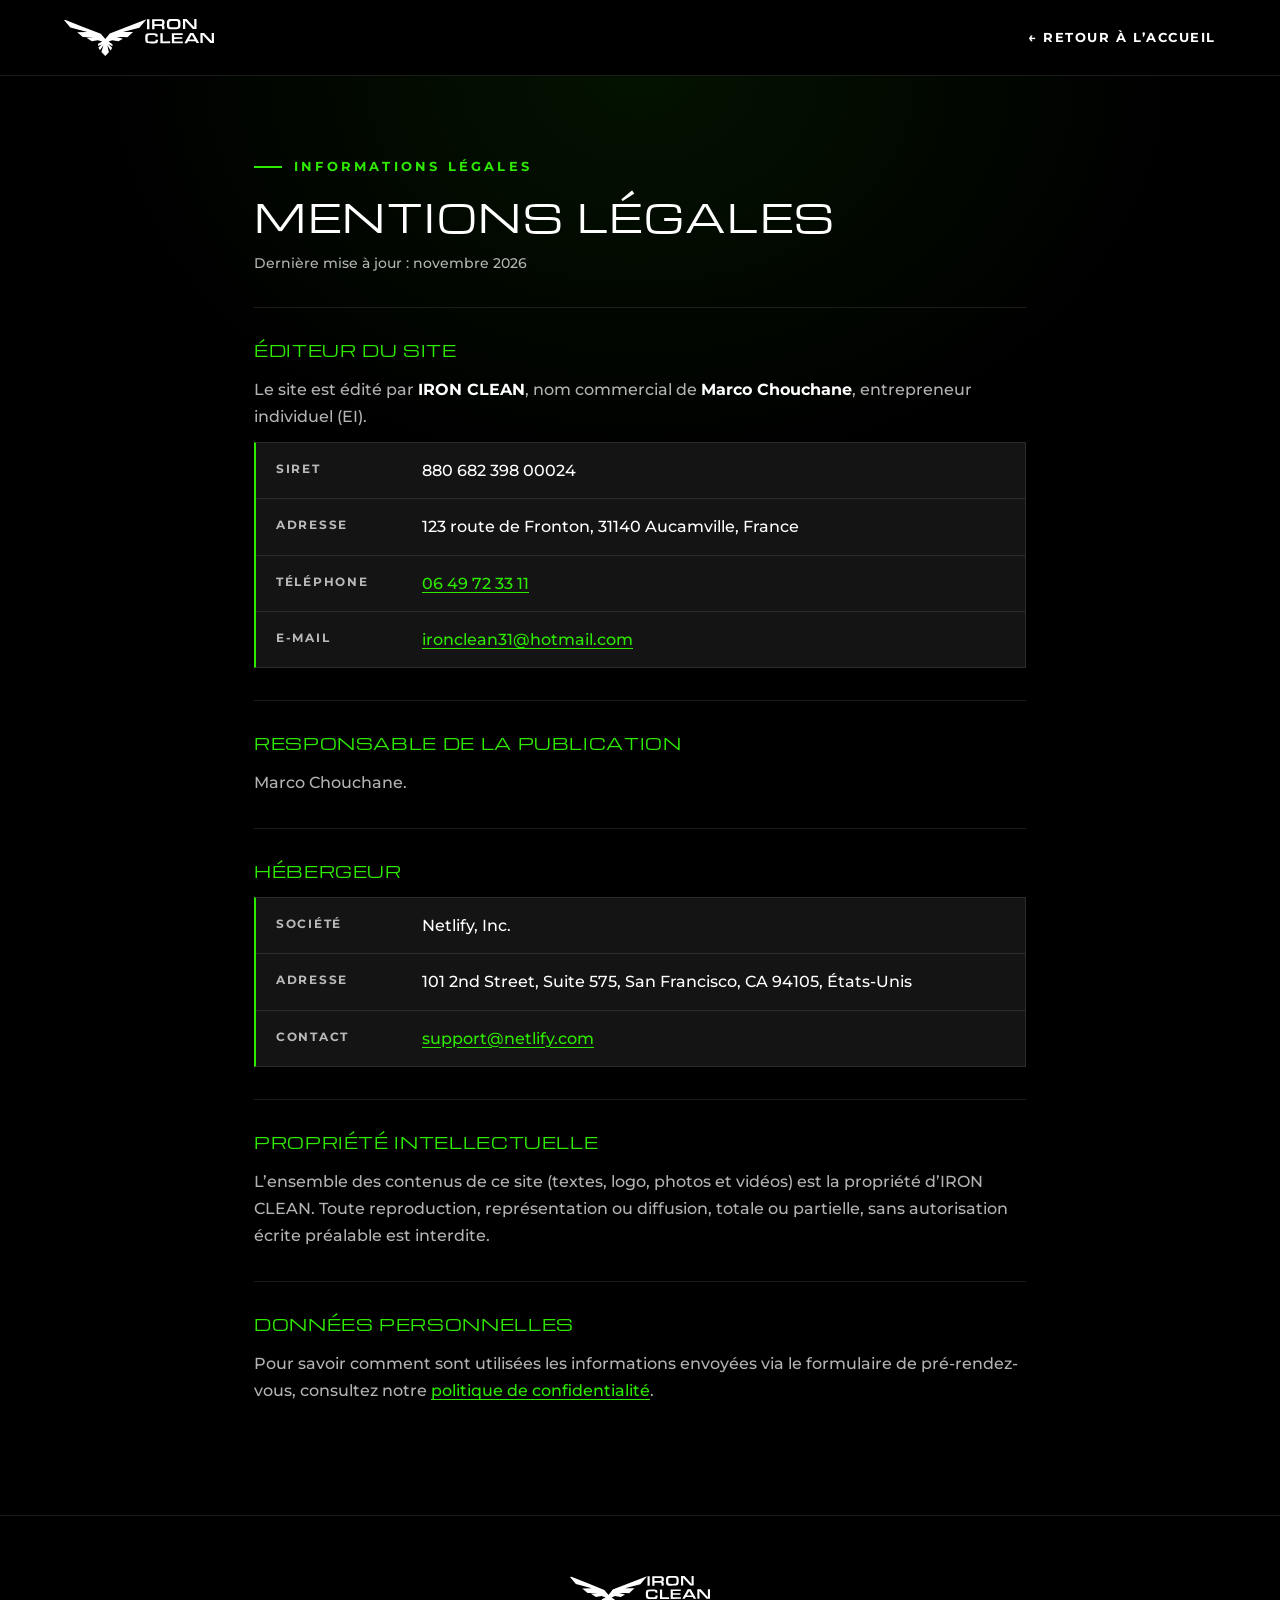
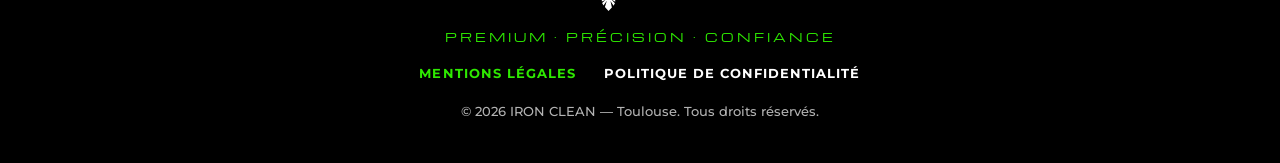
<file: mentions-legales.html>
<!DOCTYPE html>
<!-- ============================================================
     IRON CLEAN — Page Mentions légales
     Même charte que le reste du site (css/style.css, partie 11 quinquies).
     ============================================================ -->
<html lang="fr">
<head>
  <meta charset="UTF-8">
  <meta name="viewport" content="width=device-width, initial-scale=1.0">
  <title>Mentions légales — IRON CLEAN</title>
  <meta name="description" content="Mentions légales du site IRON CLEAN : éditeur, hébergeur et propriété intellectuelle.">
  <meta name="theme-color" content="#000000">
  <link rel="icon" href="images/favicon.svg" type="image/svg+xml">

  <!-- Aperçu des liens partagés (Facebook, WhatsApp, LinkedIn, X…) -->
  <meta property="og:title" content="IRON CLEAN — Lavage automobile &amp; detailing à Toulouse">
  <meta property="og:description" content="Detailing intérieur et extérieur haut de gamme à Toulouse et ses environs. Prenez rendez-vous en ligne.">
  <meta property="og:image" content="https://willowy-trifle-431f4b.netlify.app/images/apercu.jpg">
  <meta property="og:image:width" content="1200">
  <meta property="og:image:height" content="630">
  <meta property="og:image:alt" content="IRON CLEAN">
  <meta property="og:url" content="https://willowy-trifle-431f4b.netlify.app/mentions-legales.html">
  <meta property="og:type" content="website">
  <meta property="og:locale" content="fr_FR">
  <meta property="og:site_name" content="IRON CLEAN">
  <meta name="twitter:card" content="summary_large_image">

  <link rel="preconnect" href="https://fonts.googleapis.com">
  <link rel="preconnect" href="https://fonts.gstatic.com" crossorigin>
  <link href="https://fonts.googleapis.com/css2?family=Michroma&family=Montserrat:wght@500;700&display=swap" rel="stylesheet">
  <link rel="stylesheet" href="css/style.css">
</head>

<body>

  <!-- En-tête simplifié : logo + retour à l'accueil -->
  <header class="header header--page">
    <div class="container header__inner">
      <a href="index.html" class="header__logo" aria-label="IRON CLEAN — retour à l’accueil">
        <img src="logo.svg" alt="IRON CLEAN" width="160" height="40">
      </a>
      <a href="index.html" class="lien-retour">← Retour à l’accueil</a>
    </div>
  </header>

  <main class="section legal">
    <div class="container legal__contenu">
      <p class="surtitre">Informations légales</p>
      <h1 class="titre-section">Mentions légales</h1>
      <p class="legal__maj">Dernière mise à jour&nbsp;: novembre 2026</p>

      <section class="legal__bloc">
        <h2>Éditeur du site</h2>
        <p>
          Le site est édité par <strong>IRON CLEAN</strong>, nom commercial de <strong>Marco Chouchane</strong>,
          entrepreneur individuel (EI).
        </p>
        <ul class="legal__infos">
          <li><span>SIRET</span> 880&nbsp;682&nbsp;398&nbsp;00024</li>
          <li><span>Adresse</span> 123 route de Fronton, 31140 Aucamville, France</li>
          <li><span>Téléphone</span> <a href="tel:+33649723311">06&nbsp;49&nbsp;72&nbsp;33&nbsp;11</a></li>
          <li><span>E-mail</span> <a href="mailto:ironclean31@hotmail.com">ironclean31@hotmail.com</a></li>
        </ul>
      </section>

      <section class="legal__bloc">
        <h2>Responsable de la publication</h2>
        <p>Marco Chouchane.</p>
      </section>

      <section class="legal__bloc">
        <h2>Hébergeur</h2>
        <ul class="legal__infos">
          <li><span>Société</span> Netlify, Inc.</li>
          <li><span>Adresse</span> 101 2nd Street, Suite 575, San Francisco, CA 94105, États-Unis</li>
          <li><span>Contact</span> <a href="mailto:support@netlify.com">support@netlify.com</a></li>
        </ul>
      </section>

      <section class="legal__bloc">
        <h2>Propriété intellectuelle</h2>
        <p>
          L’ensemble des contenus de ce site (textes, logo, photos et vidéos) est la propriété d’IRON CLEAN.
          Toute reproduction, représentation ou diffusion, totale ou partielle, sans autorisation
          écrite préalable est interdite.
        </p>
      </section>

      <section class="legal__bloc">
        <h2>Données personnelles</h2>
        <p>
          Pour savoir comment sont utilisées les informations envoyées via le formulaire de pré-rendez-vous,
          consultez notre <a href="confidentialite.html">politique de confidentialité</a>.
        </p>
      </section>
    </div>
  </main>

  <!-- ========================================================
       PIED DE PAGE
       ======================================================== -->
  <footer class="footer">
    <div class="container footer__inner">
      <img src="logo.svg" alt="IRON CLEAN" class="footer__logo" width="140" height="35">
      <p class="footer__valeurs">Premium · Précision · Confiance</p>
      <nav class="footer__liens" aria-label="Informations légales">
        <a href="mentions-legales.html" aria-current="page">Mentions légales</a>
        <a href="confidentialite.html">Politique de confidentialité</a>
      </nav>
      <p class="footer__copyright">© <span id="annee">2026</span> IRON CLEAN — Toulouse. Tous droits réservés.</p>
    </div>
  </footer>

  <!-- Année automatique dans le pied de page -->
  <script>document.getElementById("annee").textContent = new Date().getFullYear();</script>
</body>
</html>
</file>
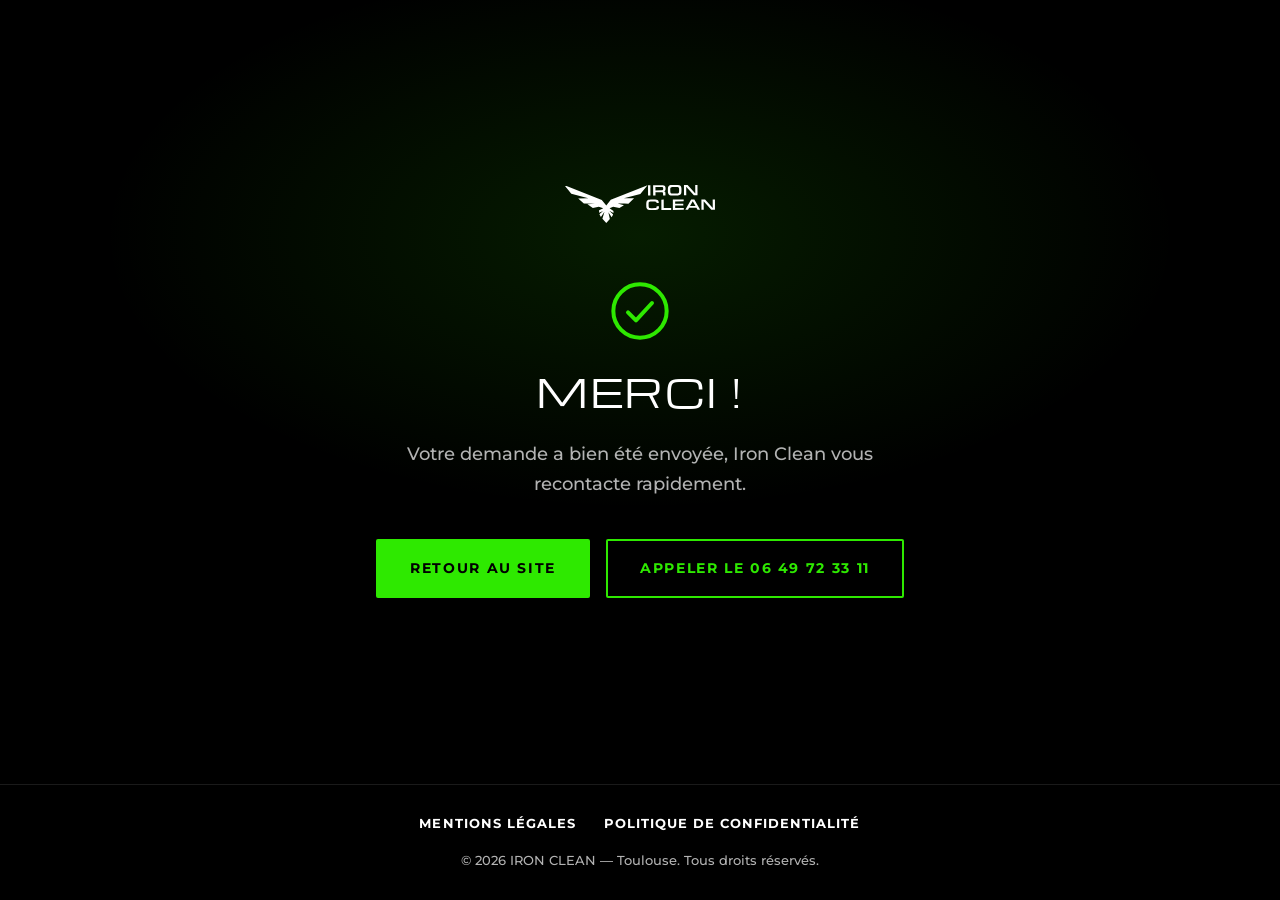
<file: merci.html>
<!DOCTYPE html>
<!-- ============================================================
     IRON CLEAN — Page de confirmation
     Affichée automatiquement par Netlify après l'envoi du
     formulaire de pré-rendez-vous (action="/merci.html").
     ============================================================ -->
<html lang="fr">
<head>
  <meta charset="UTF-8">
  <meta name="viewport" content="width=device-width, initial-scale=1.0">
  <title>Demande envoyée — IRON CLEAN</title>
  <!-- Cette page n'a pas d'intérêt dans les résultats de recherche -->
  <meta name="robots" content="noindex">
  <meta name="theme-color" content="#000000">
  <link rel="icon" href="images/favicon.svg" type="image/svg+xml">

  <!-- Aperçu des liens partagés (Facebook, WhatsApp, LinkedIn, X…) -->
  <meta property="og:title" content="IRON CLEAN — Lavage automobile &amp; detailing à Toulouse">
  <meta property="og:description" content="Detailing intérieur et extérieur haut de gamme à Toulouse et ses environs. Prenez rendez-vous en ligne.">
  <meta property="og:image" content="https://willowy-trifle-431f4b.netlify.app/images/apercu.jpg">
  <meta property="og:image:width" content="1200">
  <meta property="og:image:height" content="630">
  <meta property="og:image:alt" content="IRON CLEAN">
  <meta property="og:url" content="https://willowy-trifle-431f4b.netlify.app/merci.html">
  <meta property="og:type" content="website">
  <meta property="og:locale" content="fr_FR">
  <meta property="og:site_name" content="IRON CLEAN">
  <meta name="twitter:card" content="summary_large_image">

  <link rel="preconnect" href="https://fonts.googleapis.com">
  <link rel="preconnect" href="https://fonts.gstatic.com" crossorigin>
  <link href="https://fonts.googleapis.com/css2?family=Michroma&family=Montserrat:wght@500;700&display=swap" rel="stylesheet">
  <link rel="stylesheet" href="css/style.css">
</head>

<body class="page-confirmation">
  <main class="confirmation">
    <div class="container confirmation__contenu">
      <a href="index.html" aria-label="IRON CLEAN — retour à l’accueil">
        <img src="logo.svg" alt="IRON CLEAN" class="confirmation__logo" width="160" height="40">
      </a>

      <!-- Coche verte -->
      <svg class="confirmation__icone" viewBox="0 0 24 24" aria-hidden="true">
        <circle cx="12" cy="12" r="10"/>
        <path d="M7.5 12.5l3 3 6-6.5"/>
      </svg>

      <h1 class="titre-section">Merci&nbsp;!</h1>
      <p class="confirmation__texte">
        Votre demande a bien été envoyée, Iron Clean vous recontacte rapidement.
      </p>

      <div class="contact__boutons confirmation__boutons">
        <a href="index.html" class="btn">Retour au site</a>
        <a href="tel:+33649723311" class="btn btn--contour">Appeler le 06&nbsp;49&nbsp;72&nbsp;33&nbsp;11</a>
      </div>
    </div>
  </main>

  <!-- Pied de page -->
  <footer class="footer footer--compact">
    <div class="container footer__inner">
      <nav class="footer__liens" aria-label="Informations légales">
        <a href="mentions-legales.html">Mentions légales</a>
        <a href="confidentialite.html">Politique de confidentialité</a>
      </nav>
      <p class="footer__copyright">© <span id="annee">2026</span> IRON CLEAN — Toulouse. Tous droits réservés.</p>
    </div>
  </footer>

  <script>document.getElementById("annee").textContent = new Date().getFullYear();</script>
</body>
</html>
</file>
<file: css/style.css>
/* ============================================================
   IRON CLEAN — Feuille de style
   Ce fichier décide de l'APPARENCE du site : couleurs, polices,
   espacements, mise en page, animations et version mobile.
   ============================================================ */


/* ------------------------------------------------------------
   1. VARIABLES (la charte graphique)
   On définit les couleurs et polices une seule fois ici.
   Pour changer une couleur partout sur le site, il suffit
   de la modifier à cet endroit.
   ------------------------------------------------------------ */
:root {
  /* Couleurs officielles */
  --vert: #2EE900;          /* vert signature : accents et boutons */
  --noir: #000000;          /* anthracite : fond principal */
  --blanc: #FFFFFF;         /* texte */

  /* Nuances dérivées (pour créer de la profondeur sans sortir de la charte) */
  --gris-fonce: #0d0d0d;    /* fond des sections alternées */
  --gris-carte: #141414;    /* fond des cartes */
  --bordure: rgba(255, 255, 255, 0.1);  /* fines bordures blanches transparentes */
  --texte-doux: rgba(255, 255, 255, 0.7); /* texte secondaire, un peu moins blanc */

  /* Polices */
  --police-titre: "Michroma", sans-serif;
  --police-texte: "Montserrat", sans-serif;

  /* Divers */
  --largeur-max: 1200px;    /* largeur maximale du contenu */
  --hauteur-header: 76px;   /* hauteur de l'en-tête */
  --transition: 0.3s ease;  /* vitesse des animations */
}


/* ------------------------------------------------------------
   2. RÉINITIALISATION ET BASES
   Les navigateurs ajoutent des marges par défaut : on les retire
   pour partir d'une base propre.
   ------------------------------------------------------------ */
*,
*::before,
*::after {
  box-sizing: border-box; /* la largeur inclut les marges intérieures et bordures */
  margin: 0;
  padding: 0;
}

html {
  scroll-behavior: smooth;                     /* défilement fluide quand on clique sur le menu */
  scroll-padding-top: var(--hauteur-header);   /* évite que l'en-tête fixe cache le haut des sections */
}

body {
  background-color: var(--noir);
  color: var(--blanc);
  font-family: var(--police-texte);
  font-weight: 500;          /* Montserrat Medium pour le texte courant */
  font-size: 1rem;           /* 1rem = 16 pixels */
  line-height: 1.7;          /* interligne aéré, plus lisible */
  -webkit-font-smoothing: antialiased;
  overflow-x: hidden;        /* empêche tout défilement horizontal sur mobile */
}

/* Quand le menu mobile est ouvert, on bloque le défilement de la page derrière */
body.menu-ouvert {
  overflow: hidden;
}

img {
  max-width: 100%;   /* une image ne dépasse jamais de son conteneur */
  display: block;
}

a {
  color: inherit;
  text-decoration: none;
}

ul {
  list-style: none;
}

strong {
  font-weight: 700;  /* Montserrat Bold */
}

/* Tous les titres : police Michroma en MAJUSCULES (charte) */
h1, h2, h3 {
  font-family: var(--police-titre);
  font-weight: 400;              /* Michroma n'existe qu'en une seule graisse */
  text-transform: uppercase;
  line-height: 1.25;
  letter-spacing: 0.04em;
}

/* Contour visible quand on navigue au clavier (accessibilité) */
:focus-visible {
  outline: 2px solid var(--vert);
  outline-offset: 3px;
}


/* ------------------------------------------------------------
   3. CLASSES UTILITAIRES (réutilisées dans tout le site)
   ------------------------------------------------------------ */

/* Conteneur centré qui limite la largeur du contenu */
.container {
  width: 100%;
  max-width: var(--largeur-max);
  margin: 0 auto;
  padding: 0 24px;
}

/* Texte en vert */
.vert {
  color: var(--vert);
}

/* Espacement vertical commun à toutes les sections */
.section {
  padding: 110px 0;
}

/* Variante avec un fond légèrement plus clair pour alterner */
.section--sombre {
  background-color: var(--gris-fonce);
  border-top: 1px solid var(--bordure);
  border-bottom: 1px solid var(--bordure);
}

/* Petit texte vert au-dessus des titres de section */
.surtitre {
  font-weight: 700;
  font-size: 0.8rem;
  letter-spacing: 0.25em;
  text-transform: uppercase;
  color: var(--vert);
  margin-bottom: 14px;
  display: flex;
  align-items: center;
  gap: 12px;
}

/* Petit trait vert devant le surtitre */
.surtitre::before {
  content: "";
  width: 28px;
  height: 2px;
  background: var(--vert);
}

.titre-section {
  font-size: clamp(1.5rem, 3.5vw, 2.4rem); /* taille qui s'adapte à l'écran, entre un min et un max */
  margin-bottom: 24px;
}

/* En-tête centré des sections (Valeurs, Services, Avant/Après) */
.entete-section {
  text-align: center;
  max-width: 680px;
  margin: 0 auto 60px;
}

.entete-section .surtitre {
  justify-content: center;
}

.note {
  color: var(--texte-doux);
  font-size: 0.95rem;
}

/* Grilles responsives : les colonnes passent à la ligne si l'écran est trop étroit */
.grille {
  display: grid;
  gap: 28px;
}

.grille--3 {
  grid-template-columns: repeat(3, 1fr);
}

.grille--2 {
  grid-template-columns: repeat(2, 1fr);
}


/* ------------------------------------------------------------
   4. BOUTONS
   ------------------------------------------------------------ */
.btn {
  display: inline-flex;
  align-items: center;
  justify-content: center;
  gap: 10px;
  padding: 16px 32px;
  background-color: var(--vert);
  color: var(--noir);
  font-family: var(--police-texte);
  font-weight: 700;
  font-size: 0.85rem;
  letter-spacing: 0.12em;
  text-transform: uppercase;
  border: 2px solid var(--vert);
  border-radius: 2px;            /* angles presque droits : rendu précis et sobre */
  cursor: pointer;
  transition: background-color var(--transition), color var(--transition),
              box-shadow var(--transition), transform var(--transition);
}

/* Effet au survol de la souris : léger halo vert */
.btn:hover {
  box-shadow: 0 0 28px rgba(46, 233, 0, 0.45);
  transform: translateY(-2px);
}

/* Bouton "contour" : transparent avec bordure verte */
.btn--contour {
  background-color: transparent;
  color: var(--vert);
}

.btn--contour:hover {
  background-color: var(--vert);
  color: var(--noir);
}

/* Petit bouton (dans le menu) */
.btn--small {
  padding: 10px 20px;
  font-size: 0.75rem;
}

/* Bouton qui prend toute la largeur disponible */
.btn--plein-largeur {
  width: 100%;
}

/* Lien texte avec une flèche */
.lien-fleche {
  display: inline-block;
  margin-top: 12px;
  color: var(--vert);
  font-weight: 700;
  font-size: 0.85rem;
  letter-spacing: 0.12em;
  text-transform: uppercase;
}

.lien-fleche::after {
  content: " →";
  display: inline-block;
  transition: transform var(--transition);
}

.lien-fleche:hover::after {
  transform: translateX(6px);
}


/* ------------------------------------------------------------
   5. EN-TÊTE (logo + menu)
   ------------------------------------------------------------ */
.header {
  position: fixed;        /* reste toujours visible en haut de l'écran */
  top: 0;
  left: 0;
  right: 0;
  z-index: 100;           /* passe au-dessus du reste du contenu */
  height: var(--hauteur-header);
  transition: background-color var(--transition), border-color var(--transition);
  border-bottom: 1px solid transparent;
}

/* Classe ajoutée par le JavaScript quand on a défilé : fond noir semi-opaque */
.header.header--scrolle {
  background-color: rgba(0, 0, 0, 0.85);
  border-bottom-color: var(--bordure);
}

/* Effet "verre dépoli" uniquement sur grand écran
   (sur mobile, il empêcherait le menu plein écran de s'afficher correctement) */
@media (min-width: 981px) {
  .header.header--scrolle {
    backdrop-filter: blur(10px);
    -webkit-backdrop-filter: blur(10px);
  }
}

.header__inner {
  height: 100%;
  display: flex;
  align-items: center;
  justify-content: space-between;
}

.header__logo img {
  width: 150px;
  height: auto;
}

.nav {
  display: flex;
  align-items: center;
  gap: 36px;
}

.nav__list {
  display: flex;
  gap: 32px;
}

.nav__link {
  position: relative;
  font-size: 0.8rem;
  font-weight: 700;
  letter-spacing: 0.12em;
  text-transform: uppercase;
  padding: 6px 0;
  transition: color var(--transition);
}

/* Soulignement vert qui apparaît au survol ou sur la section active */
.nav__link::after {
  content: "";
  position: absolute;
  left: 0;
  bottom: 0;
  width: 100%;
  height: 2px;
  background: var(--vert);
  transform: scaleX(0);
  transform-origin: left;
  transition: transform var(--transition);
}

.nav__link:hover,
.nav__link.actif {
  color: var(--vert);
}

.nav__link:hover::after,
.nav__link.actif::after {
  transform: scaleX(1);
}

/* Bouton burger : caché sur ordinateur, affiché sur mobile (voir partie 12) */
.burger {
  display: none;
  flex-direction: column;
  justify-content: center;
  gap: 6px;
  width: 44px;
  height: 44px;
  background: none;
  border: none;
  cursor: pointer;
  z-index: 110;
}

.burger span {
  display: block;
  width: 28px;
  height: 2px;
  margin-left: auto;
  background: var(--blanc);
  transition: transform var(--transition), opacity var(--transition);
}

/* Quand le menu est ouvert, les 3 traits se transforment en croix (X) */
.burger.ouvert span:nth-child(1) {
  transform: translateY(8px) rotate(45deg);
}

.burger.ouvert span:nth-child(2) {
  opacity: 0;
}

.burger.ouvert span:nth-child(3) {
  transform: translateY(-8px) rotate(-45deg);
}


/* ------------------------------------------------------------
   6. ACCUEIL (hero)
   ------------------------------------------------------------ */
.hero {
  position: relative;
  min-height: 100vh;      /* occupe toute la hauteur de l'écran */
  min-height: 100svh;     /* version plus précise pour les mobiles récents */
  display: flex;
  align-items: center;
  padding: calc(var(--hauteur-header) + 40px) 0 100px;
  overflow: hidden;
  /* Fond : halo vert discret + quadrillage fin, pour un rendu technique et haut de gamme.
     ➜ Vous pourrez remplacer cela par une photo : background-image: url("../images/hero.jpg"); */
  background:
    radial-gradient(ellipse 60% 50% at 80% 30%, rgba(46, 233, 0, 0.14), transparent 70%),
    radial-gradient(ellipse 40% 40% at 10% 90%, rgba(46, 233, 0, 0.06), transparent 70%),
    var(--noir);
}

/* Quadrillage fin en arrière-plan (purement décoratif) */
.hero::before {
  content: "";
  position: absolute;
  inset: 0;
  background-image:
    linear-gradient(var(--bordure) 1px, transparent 1px),
    linear-gradient(90deg, var(--bordure) 1px, transparent 1px);
  background-size: 64px 64px;
  opacity: 0.35;
  /* Le quadrillage s'estompe vers les bords */
  mask-image: radial-gradient(ellipse at center, black 20%, transparent 75%);
  -webkit-mask-image: radial-gradient(ellipse at center, black 20%, transparent 75%);
  pointer-events: none;
}

.hero__content {
  position: relative;  /* passe au-dessus du quadrillage */
}

.hero__surtitre {
  font-weight: 700;
  font-size: 0.8rem;
  letter-spacing: 0.3em;
  text-transform: uppercase;
  color: var(--texte-doux);
  margin-bottom: 24px;
}

.hero__titre {
  font-size: clamp(2rem, 6.5vw, 4.6rem);
  margin-bottom: 28px;
  max-width: 900px;
}

.hero__texte {
  max-width: 560px;
  font-size: 1.1rem;
  color: var(--texte-doux);
  margin-bottom: 44px;
}

.hero__boutons {
  display: flex;
  flex-wrap: wrap;
  gap: 16px;
}

/* Indicateur de défilement : une souris stylisée avec un point qui descend */
.hero__scroll {
  position: absolute;
  bottom: 32px;
  left: 50%;
  transform: translateX(-50%);
  width: 26px;
  height: 42px;
  border: 2px solid var(--texte-doux);
  border-radius: 14px;
}

.hero__scroll span {
  position: absolute;
  top: 8px;
  left: 50%;
  width: 4px;
  height: 8px;
  margin-left: -2px;
  border-radius: 2px;
  background: var(--vert);
  animation: defilement 1.8s infinite;
}

@keyframes defilement {
  0%   { transform: translateY(0);    opacity: 1; }
  100% { transform: translateY(14px); opacity: 0; }
}


/* ------------------------------------------------------------
   7. À PROPOS
   ------------------------------------------------------------ */
.apropos {
  display: grid;
  grid-template-columns: 1.3fr 1fr;  /* 2 colonnes : texte plus large que les chiffres */
  gap: 80px;
  align-items: center;
}

.apropos__texte p {
  color: var(--texte-doux);
  margin-bottom: 16px;
  font-size: 1.05rem;
}

.apropos__texte strong {
  color: var(--blanc);
}

.apropos__chiffres {
  display: grid;
  gap: 1px;
  background: var(--bordure);    /* astuce : le fond visible entre les cases crée des séparateurs fins */
  border: 1px solid var(--bordure);
}

.apropos__chiffres li {
  background: var(--noir);
  padding: 28px 32px;
  display: flex;
  align-items: center;
  gap: 24px;
}

.chiffre {
  font-family: var(--police-titre);
  font-size: 2rem;
  color: var(--vert);
  min-width: 160px;      /* même largeur pour les 3 chiffres : légendes alignées */
  white-space: nowrap;
}

/* Variante pour un mot (ex. "Toulouse") : plus long qu'un nombre, donc un peu plus petit */
.chiffre--mot {
  font-size: 1.35rem;
}

.legende {
  font-weight: 700;
  font-size: 0.85rem;
  letter-spacing: 0.1em;
  text-transform: uppercase;
}


/* ------------------------------------------------------------
   8. CARTES VALEURS
   ------------------------------------------------------------ */
.carte {
  background: var(--gris-carte);
  border: 1px solid var(--bordure);
  padding: 44px 36px;
  position: relative;
  transition: border-color var(--transition), transform var(--transition);
}

/* Fine ligne verte en haut de la carte qui s'étend au survol */
.carte::before {
  content: "";
  position: absolute;
  top: -1px;
  left: -1px;
  width: 48px;
  height: 2px;
  background: var(--vert);
  transition: width var(--transition);
}

.carte:hover {
  border-color: rgba(46, 233, 0, 0.4);
  transform: translateY(-6px);
}

.carte:hover::before {
  width: calc(100% + 2px);
}

.carte__icone {
  width: 44px;
  height: 44px;
  margin-bottom: 28px;
  fill: none;
  stroke: var(--vert);
  stroke-width: 1.5;
  stroke-linecap: round;
  stroke-linejoin: round;
}

.carte__titre {
  font-size: 1.15rem;
  margin-bottom: 14px;
}

.carte p {
  color: var(--texte-doux);
  font-size: 0.95rem;
}


/* ------------------------------------------------------------
   9. SERVICES ET TARIFS
   ------------------------------------------------------------ */
/* Les 2 formules sont centrées et pas trop larges */
.tarifs {
  max-width: 860px;
  margin: 0 auto;
}

.tarif {
  position: relative;
  display: flex;
  flex-direction: column;
  background: var(--gris-carte);
  border: 1px solid var(--bordure);
  padding: 44px 36px 36px;
  transition: border-color var(--transition), transform var(--transition);
}

.tarif:hover {
  border-color: rgba(46, 233, 0, 0.4);
  transform: translateY(-6px);
}

/* Formule mise en avant : bordure verte */
.tarif--vedette {
  border-color: var(--vert);
  box-shadow: 0 0 60px rgba(46, 233, 0, 0.12);
}

.tarif__badge {
  position: absolute;
  top: 0;
  left: 50%;
  transform: translate(-50%, -50%);
  background: var(--vert);
  color: var(--noir);
  font-weight: 700;
  font-size: 0.7rem;
  letter-spacing: 0.15em;
  text-transform: uppercase;
  padding: 6px 16px;
  white-space: nowrap;
}

.tarif__nom {
  font-size: 1.2rem;
  margin-bottom: 18px;
  min-height: 3em;      /* garde les prix alignés même si un nom tient sur 2 lignes */
}

.tarif__prix {
  font-family: var(--police-titre);
  font-size: 2.4rem;
  color: var(--vert);
  line-height: 1.1;
  padding-bottom: 26px;
  margin-bottom: 26px;
  border-bottom: 1px solid var(--bordure);
}

.tarif__prix span {
  display: block;
  font-family: var(--police-texte);
  font-size: 0.75rem;
  letter-spacing: 0.15em;
  text-transform: uppercase;
  color: var(--texte-doux);
  margin-bottom: 6px;
}

.tarif__prix .devise {
  /* La police Michroma ne contient pas le symbole €, on utilise donc Montserrat */
  display: inline;
  font-family: var(--police-texte);
  font-weight: 700;
  font-size: 2rem;
  letter-spacing: 0;
  text-transform: none;
  color: var(--vert);
  margin: 0;
}

.tarif__liste {
  flex-grow: 1;         /* pousse le bouton en bas pour aligner toutes les cartes */
  margin-bottom: 32px;
}

.tarif__liste li {
  position: relative;
  padding: 8px 0 8px 28px;
  color: var(--texte-doux);
  font-size: 0.95rem;
}

/* Petite coche verte devant chaque ligne */
.tarif__liste li::before {
  content: "";
  position: absolute;
  left: 2px;
  top: 14px;
  width: 12px;
  height: 7px;
  border-left: 2px solid var(--vert);
  border-bottom: 2px solid var(--vert);
  transform: rotate(-45deg);
}


/* ------------------------------------------------------------
   10. AVANT / APRÈS (comparateur d'images)
   ------------------------------------------------------------ */
.comparateur figcaption {
  margin-top: 16px;
  font-weight: 700;
  font-size: 0.85rem;
  letter-spacing: 0.12em;
  text-transform: uppercase;
  text-align: center;
}

/* Les photos étant en format portrait, on limite la largeur des comparateurs */
.comparateurs {
  max-width: 860px;
  margin: 0 auto;
}

.comparateur__cadre {
  position: relative;
  aspect-ratio: 3 / 4;      /* proportions fixes du cadre (photos portrait) */
  background: var(--gris-carte);
  overflow: hidden;
  border: 1px solid var(--bordure);
  /* Variable modifiée par le JavaScript selon la position du curseur */
  --position: 50%;
}

.comparateur__img {
  position: absolute;
  inset: 0;
  width: 100%;
  height: 100%;
  object-fit: cover;        /* l'image remplit le cadre sans être déformée */
  user-select: none;
  pointer-events: none;
}

/* L'image "après" n'est visible qu'à droite de la ligne de séparation */
.comparateur__apres {
  clip-path: inset(0 0 0 var(--position));
}

/* Ligne verticale verte + poignée ronde */
.comparateur__ligne {
  position: absolute;
  top: 0;
  bottom: 0;
  left: var(--position);
  width: 2px;
  margin-left: -1px;
  background: var(--vert);
  pointer-events: none;
}

.comparateur__ligne::after {
  content: "‹ ›";
  position: absolute;
  top: 50%;
  left: 50%;
  transform: translate(-50%, -50%);
  width: 44px;
  height: 44px;
  border-radius: 50%;
  background: var(--vert);
  color: var(--noir);
  font-weight: 700;
  font-size: 1.1rem;
  display: flex;
  align-items: center;
  justify-content: center;
  box-shadow: 0 0 20px rgba(0, 0, 0, 0.5);
}

/* Le vrai curseur est invisible mais couvre tout le cadre : on peut glisser n'importe où */
.comparateur__curseur {
  position: absolute;
  inset: 0;
  width: 100%;
  height: 100%;
  opacity: 0;
  cursor: ew-resize;
  margin: 0;
}

/* Quand le curseur a le focus clavier, on entoure la poignée */
.comparateur__cadre:has(.comparateur__curseur:focus-visible) .comparateur__ligne::after {
  outline: 2px solid var(--blanc);
  outline-offset: 3px;
}

.comparateur__etiquette {
  position: absolute;
  top: 16px;
  padding: 6px 12px;
  background: rgba(0, 0, 0, 0.75);
  font-weight: 700;
  font-size: 0.7rem;
  letter-spacing: 0.15em;
  text-transform: uppercase;
  pointer-events: none;
}

.comparateur__etiquette--avant {
  left: 16px;
}

.comparateur__etiquette--apres {
  right: 16px;
  color: var(--vert);
}


/* ------------------------------------------------------------
   11. CONTACT
   ------------------------------------------------------------ */
.contact {
  display: grid;
  grid-template-columns: 1fr 1fr;
  gap: 80px;
  align-items: start;
}

.contact__intro p {
  color: var(--texte-doux);
  font-size: 1.05rem;
  margin-bottom: 36px;
}

.contact__intro strong {
  color: var(--blanc);
}

.contact__boutons {
  display: flex;
  flex-wrap: wrap;
  gap: 16px;
}

.contact__liste {
  border-top: 1px solid var(--bordure);
}

.contact__item {
  display: flex;
  flex-direction: column;
  gap: 4px;
  padding: 22px 0;
  border-bottom: 1px solid var(--bordure);
}

.contact__label {
  font-weight: 700;
  font-size: 0.75rem;
  letter-spacing: 0.2em;
  text-transform: uppercase;
  color: var(--vert);
}

.contact__valeur {
  font-size: 1.2rem;
  font-weight: 700;
}

a.contact__valeur:hover {
  color: var(--vert);
}

.reseaux {
  display: flex;
  flex-direction: column;
  gap: 10px;
  margin-top: 10px;
}

.reseau {
  display: flex;
  align-items: center;
  gap: 16px;
  padding: 12px 16px;
  border: 1px solid var(--bordure);
  transition: border-color var(--transition), background-color var(--transition);
}

.reseau:hover {
  border-color: var(--vert);
  background-color: rgba(46, 233, 0, 0.06);
}

.reseau svg {
  width: 24px;
  height: 24px;
  flex-shrink: 0;
  fill: var(--vert);
  color: var(--vert);
}

.reseau span {
  font-weight: 700;
  line-height: 1.3;
}

.reseau small {
  display: block;
  font-size: 0.7rem;
  letter-spacing: 0.15em;
  text-transform: uppercase;
  color: var(--texte-doux);
}


/* ------------------------------------------------------------
   11 bis. FORMULAIRE DE PRÉ-RENDEZ-VOUS
   ------------------------------------------------------------ */
.contact__liste {
  margin-top: 48px;
}

.formulaire {
  background: var(--gris-carte);
  border: 1px solid var(--bordure);
  border-top: 2px solid var(--vert);
  padding: 40px 36px;
}

.formulaire__titre {
  font-size: 1.1rem;
  margin-bottom: 10px;
}

.formulaire__intro {
  color: var(--texte-doux);
  font-size: 0.95rem;
  margin-bottom: 28px;
}

.champ {
  display: flex;
  flex-direction: column;
  gap: 8px;
  margin-bottom: 20px;
}

.champ label {
  font-weight: 700;
  font-size: 0.75rem;
  letter-spacing: 0.15em;
  text-transform: uppercase;
}

.requis {
  color: var(--vert);
}

.facultatif {
  color: var(--texte-doux);
  font-weight: 500;
  letter-spacing: 0.05em;
  text-transform: none;
}

.champ input,
.champ select,
.champ textarea {
  width: 100%;
  padding: 14px 16px;
  background: var(--noir);
  color: var(--blanc);
  border: 1px solid rgba(255, 255, 255, 0.2);
  border-radius: 2px;
  font-family: var(--police-texte);
  font-weight: 500;
  font-size: 1rem;          /* 16 px minimum : évite le zoom automatique sur iPhone */
  line-height: 1.4;
  transition: border-color var(--transition), box-shadow var(--transition);
}

.champ textarea {
  resize: vertical;
  min-height: 110px;
}

.champ input::placeholder,
.champ textarea::placeholder {
  color: rgba(255, 255, 255, 0.35);
}

/* Liste déroulante : on remplace la flèche du navigateur par une flèche verte */
.champ select {
  appearance: none;
  -webkit-appearance: none;
  padding-right: 44px;
  background-image: linear-gradient(45deg, transparent 50%, var(--vert) 50%),
                    linear-gradient(135deg, var(--vert) 50%, transparent 50%);
  background-position: calc(100% - 22px) 50%, calc(100% - 16px) 50%;
  background-size: 6px 6px;
  background-repeat: no-repeat;
  cursor: pointer;
}

.champ select option {
  background: var(--gris-carte);
  color: var(--blanc);
}

/* Icône du calendrier visible sur fond noir */
.champ input[type="date"] {
  color-scheme: dark;
  min-height: 52px;
}

.champ input:focus,
.champ select:focus,
.champ textarea:focus {
  outline: none;
  border-color: var(--vert);
  box-shadow: 0 0 0 3px rgba(46, 233, 0, 0.2);
}

/* Petit flash vert quand une formule est présélectionnée depuis les tarifs */
.champ select.preselection {
  border-color: var(--vert);
  box-shadow: 0 0 0 3px rgba(46, 233, 0, 0.3);
}

.formulaire__mention {
  font-size: 0.8rem;
  color: var(--texte-doux);
  margin-bottom: 20px;
}

/* Case à cocher de consentement (RGPD) */
.consentement {
  display: flex;
  align-items: flex-start;
  gap: 12px;
  margin: 4px 0 16px;
  font-size: 0.85rem;
  line-height: 1.6;
  color: var(--texte-doux);
}

.consentement input {
  flex-shrink: 0;
  width: 20px;
  height: 20px;
  margin-top: 2px;
  accent-color: var(--vert);
  cursor: pointer;
}

.consentement label {
  cursor: pointer;
}

.consentement a {
  color: var(--vert);
  font-weight: 700;
  text-decoration: underline;
  text-underline-offset: 3px;
}

/* Honeypot anti-spam : totalement invisible pour les visiteurs */
.formulaire__piege {
  position: absolute;
  left: -9999px;
  width: 1px;
  height: 1px;
  overflow: hidden;
}


/* ------------------------------------------------------------
   11 ter. NOS RÉALISATIONS (vidéos TikTok)
   ------------------------------------------------------------ */
/* Carrousel : [flèche ‹] [piste de vidéos] [flèche ›] */
.carrousel {
  --carrousel-ecart: 30px;      /* espace entre deux vidéos */
  --carrousel-visibles: 3;      /* nombre de vidéos visibles en même temps */
  display: grid;
  grid-template-columns: auto minmax(0, 1fr) auto;
  align-items: center;
  gap: 16px;
}

/* La piste : une seule rangée qui défile horizontalement */
.carrousel__piste {
  display: flex;
  gap: var(--carrousel-ecart);
  overflow-x: auto;
  overscroll-behavior-x: contain;
  scroll-snap-type: x mandatory;   /* chaque vidéo se cale proprement */
  scroll-behavior: smooth;
  -webkit-overflow-scrolling: touch;
  scrollbar-width: none;           /* cache la barre de défilement (Firefox) */
  -ms-overflow-style: none;
  border-radius: 8px;
}

.carrousel__piste::-webkit-scrollbar {
  display: none;                   /* cache la barre de défilement (Chrome, Safari) */
}

.carrousel__piste:focus-visible {
  outline: 2px solid var(--vert);
  outline-offset: 4px;
}

/* Flèches rondes aux couleurs de la charte */
.carrousel__fleche {
  width: 48px;
  height: 48px;
  display: flex;
  align-items: center;
  justify-content: center;
  padding: 0 0 4px;
  border: 2px solid var(--vert);
  border-radius: 50%;
  background: transparent;
  color: var(--vert);
  font-size: 2rem;
  line-height: 1;
  cursor: pointer;
  transition: background-color var(--transition), color var(--transition), opacity var(--transition);
}

.carrousel__fleche:hover:not(:disabled),
.carrousel__fleche:focus-visible {
  background: var(--vert);
  color: var(--noir);
}

.carrousel__fleche:disabled {
  opacity: 0.3;
  cursor: default;
}

.video {
  flex: 0 0 calc((100% - (var(--carrousel-visibles) - 1) * var(--carrousel-ecart)) / var(--carrousel-visibles));
  scroll-snap-align: start;
  display: flex;
  flex-direction: column;
  align-items: center;
  gap: 12px;
  min-width: 0;             /* évite qu'une vidéo élargisse la colonne */
}

/* Cadre vertical 9:16 aux coins arrondis qui contient le lecteur TikTok */
.video__cadre {
  position: relative;
  width: 100%;
  max-width: 360px;         /* évite une vidéo démesurée sur mobile */
  aspect-ratio: 9 / 16;
  background: var(--gris-carte);
  border: 1px solid var(--bordure);
  border-radius: 8px;
  overflow: hidden;
}

.video__cadre iframe {
  position: absolute;
  inset: 0;
  width: 100%;
  height: 100%;
  border: 0;
}

/* Bloc d'attente affiché à la place du lecteur TikTok tant que
   le visiteur n'a pas cliqué (aucun cookie TikTok avant le clic) */
.video__attente {
  position: absolute;
  inset: 0;
  display: flex;
  flex-direction: column;
  align-items: center;
  justify-content: center;
  gap: 18px;
  padding: 24px;
  background: var(--noir);
  text-align: center;
}

.video__logo {
  width: 56px;
  height: 56px;
  fill: var(--blanc);
  filter: drop-shadow(-2px -2px 0 #25F4EE) drop-shadow(2px 2px 0 #FE2C55);
}

.video__charger {
  display: inline-flex;
  align-items: center;
  gap: 8px;
  padding: 12px 22px;
  border: 2px solid var(--vert);
  border-radius: 999px;
  background: transparent;
  color: var(--vert);
  font-family: var(--police-texte);
  font-weight: 700;
  font-size: 0.85rem;
  letter-spacing: 0.06em;
  cursor: pointer;
  transition: background-color var(--transition), color var(--transition);
}

.video__charger:hover,
.video__charger:focus-visible {
  background: var(--vert);
  color: var(--noir);
}

.video__mention {
  max-width: 240px;
  color: var(--texte-doux);
  font-size: 0.72rem;
  line-height: 1.4;
}

/* Bouton "Charger toutes les vidéos" au-dessus du carrousel */
.realisations__consentement {
  display: flex;
  flex-direction: column;
  align-items: center;
  gap: 10px;
  margin-bottom: 32px;
  text-align: center;
}

.realisations__consentement .video__mention {
  max-width: none;
}

.realisations__consentement[hidden] {
  display: none;
}

/* Petit lien "Voir sur TikTok" sous chaque vidéo */
.video__lien {
  color: var(--vert);
  font-size: 0.9rem;
  font-weight: 700;
  text-decoration: none;
}

.video__lien:hover,
.video__lien:focus-visible {
  text-decoration: underline;
}

.realisations__suite {
  text-align: center;
  margin-top: 48px;
}


/* ------------------------------------------------------------
   11 quater. PAGE DE CONFIRMATION (merci.html)
   ------------------------------------------------------------ */
.confirmation {
  min-height: 100vh;
  min-height: 100svh;
  display: flex;
  align-items: center;
  padding: 60px 0;
  text-align: center;
  background:
    radial-gradient(ellipse 60% 50% at 50% 30%, rgba(46, 233, 0, 0.12), transparent 70%),
    var(--noir);
}

.confirmation__contenu {
  display: flex;
  flex-direction: column;
  align-items: center;
}

.confirmation__logo {
  width: 150px;
  height: auto;
  margin-bottom: 56px;
}

.confirmation__icone {
  width: 64px;
  height: 64px;
  margin-bottom: 24px;
  fill: none;
  stroke: var(--vert);
  stroke-width: 1.5;
  stroke-linecap: round;
  stroke-linejoin: round;
}

.confirmation__texte {
  max-width: 520px;
  color: var(--texte-doux);
  font-size: 1.1rem;
  margin-bottom: 40px;
}

.confirmation__boutons {
  justify-content: center;
}

/* Sur la page de confirmation, le pied de page reste en bas de l'écran */
.page-confirmation {
  display: flex;
  flex-direction: column;
  min-height: 100vh;
  min-height: 100svh;
}

.page-confirmation .confirmation {
  flex: 1;
  min-height: 0;
}


/* ------------------------------------------------------------
   11 quinquies. PAGES LÉGALES (mentions-legales.html, confidentialite.html)
   ------------------------------------------------------------ */
/* En-tête des pages secondaires : fond noir, toujours visible */
.header--page {
  position: sticky;
  background-color: rgba(0, 0, 0, 0.92);
  border-bottom-color: var(--bordure);
}

.lien-retour {
  font-weight: 700;
  font-size: 0.8rem;
  letter-spacing: 0.12em;
  text-transform: uppercase;
  white-space: nowrap;
  transition: color var(--transition);
}

.lien-retour:hover {
  color: var(--vert);
}

.legal {
  padding-top: 80px;
  background:
    radial-gradient(ellipse 60% 40% at 50% 0%, rgba(46, 233, 0, 0.08), transparent 70%),
    var(--noir);
}

.legal__contenu {
  max-width: 820px;
}

.legal__maj {
  color: var(--texte-doux);
  font-size: 0.85rem;
  margin: -12px 0 32px;
}

.legal__intro {
  color: var(--texte-doux);
  font-size: 1.05rem;
  margin-bottom: 16px;
}

.legal__bloc {
  padding: 32px 0;
  border-top: 1px solid var(--bordure);
}

.legal__bloc:last-child {
  padding-bottom: 0;
}

.legal__bloc h2 {
  font-size: 1rem;
  color: var(--vert);
  margin-bottom: 16px;
}

.legal__bloc p + p,
.legal__bloc ul + p,
.legal__bloc p + ul {
  margin-top: 12px;
}

.legal__bloc p,
.legal__liste {
  color: var(--texte-doux);
}

.legal__bloc strong {
  color: var(--blanc);
}

.legal__bloc a {
  color: var(--vert);
  text-decoration: underline;
  text-underline-offset: 3px;
  overflow-wrap: anywhere;
}

/* Liste à puces vertes */
.legal__liste li {
  position: relative;
  padding-left: 22px;
  margin-bottom: 6px;
}

.legal__liste li::before {
  content: "";
  position: absolute;
  left: 0;
  top: 0.75em;
  width: 8px;
  height: 2px;
  background: var(--vert);
}

/* Fiche d'informations : intitulé à gauche, valeur à droite */
.legal__infos {
  background: var(--gris-carte);
  border: 1px solid var(--bordure);
  border-left: 2px solid var(--vert);
}

.legal__infos li {
  display: grid;
  grid-template-columns: 130px 1fr;
  gap: 16px;
  padding: 14px 20px;
}

.legal__infos li + li {
  border-top: 1px solid var(--bordure);
}

.legal__infos span {
  font-weight: 700;
  font-size: 0.72rem;
  letter-spacing: 0.15em;
  text-transform: uppercase;
  color: var(--texte-doux);
  padding-top: 3px;
}


/* ------------------------------------------------------------
   12. PIED DE PAGE
   ------------------------------------------------------------ */
.footer {
  padding: 60px 0 40px;
  border-top: 1px solid var(--bordure);
  text-align: center;
}

.footer__inner {
  display: flex;
  flex-direction: column;
  align-items: center;
  gap: 16px;
}

.footer__logo {
  width: 140px;
  height: auto;
}

.footer__valeurs {
  font-family: var(--police-titre);
  font-size: 0.75rem;
  letter-spacing: 0.25em;
  text-transform: uppercase;
  color: var(--vert);
}

/* Liens vers les pages légales */
.footer__liens {
  display: flex;
  flex-wrap: wrap;
  justify-content: center;
  gap: 8px 28px;
  font-size: 0.8rem;
  font-weight: 700;
  letter-spacing: 0.08em;
  text-transform: uppercase;
}

.footer__liens a {
  color: var(--blanc);
  transition: color var(--transition);
}

.footer__liens a:hover,
.footer__liens a[aria-current="page"] {
  color: var(--vert);
}

/* Pied de page réduit (page de confirmation) */
.footer--compact {
  padding: 28px 0;
}

.footer__copyright {
  font-size: 0.8rem;
  color: var(--texte-doux);
}


/* ------------------------------------------------------------
   13. ANIMATION D'APPARITION AU DÉFILEMENT
   Les éléments avec la classe "reveal" sont d'abord invisibles,
   puis le JavaScript leur ajoute la classe "visible" quand ils
   arrivent à l'écran.
   La classe "js" sur <html> garantit que, si le JavaScript ne
   fonctionne pas, tout reste visible.
   ------------------------------------------------------------ */
.js .reveal {
  opacity: 0;
  transform: translateY(30px);
  transition: opacity 0.8s ease, transform 0.8s ease;
}

.js .reveal.visible {
  opacity: 1;
  transform: none;
}

/* Respect des personnes qui ont désactivé les animations dans leur système */
@media (prefers-reduced-motion: reduce) {
  html,
  .carrousel__piste {
    scroll-behavior: auto;
  }
  *,
  *::before,
  *::after {
    animation: none !important;
    transition: none !important;
  }
  .js .reveal {
    opacity: 1;
    transform: none;
  }
}


/* ------------------------------------------------------------
   14. VERSION TABLETTE ET MOBILE (responsive)
   Les règles "@media (max-width: …)" ne s'appliquent que
   lorsque l'écran est plus petit que la largeur indiquée.
   ------------------------------------------------------------ */

/* Petits ordinateurs (981 à 1240 px) : on resserre le menu pour qu'il tienne sur une ligne */
@media (min-width: 981px) and (max-width: 1240px) {
  .header__logo img {
    width: 120px;
  }

  .nav {
    gap: 20px;
  }

  .nav__list {
    gap: 18px;
  }

  .nav__link {
    font-size: 0.72rem;
    letter-spacing: 0.08em;
  }

  .nav__cta {
    padding: 10px 14px;
  }
}

.nav__link,
.nav__cta {
  white-space: nowrap;
}

/* Tablettes et petits ordinateurs (moins de 980 px) */
@media (max-width: 980px) {
  .section {
    padding: 80px 0;
  }

  /* Le menu devient un panneau plein écran qui s'ouvre avec le burger */
  .burger {
    display: flex;
  }

  .nav {
    position: fixed;
    inset: 0;
    flex-direction: column;
    justify-content: center;
    gap: 40px;
    background: var(--noir);
    opacity: 0;
    visibility: hidden;
    transition: opacity var(--transition), visibility var(--transition);
  }

  /* Classe ajoutée par le JavaScript pour afficher le menu */
  .nav.ouvert {
    opacity: 1;
    visibility: visible;
  }

  .nav__list {
    flex-direction: column;
    align-items: center;
    gap: 28px;
  }

  .nav__link {
    font-family: var(--police-titre);
    font-weight: 400;
    font-size: 1.2rem;
  }

  .nav__cta {
    padding: 16px 32px;
    font-size: 0.85rem;
  }

  /* Les grilles à 3 colonnes passent à 1 colonne */
  .grille--3 {
    grid-template-columns: 1fr;
    max-width: 520px;
    margin: 0 auto;
  }

  /* Carrousel vidéos : 2 vidéos visibles sur tablette */
  .carrousel {
    --carrousel-visibles: 2;
    --carrousel-ecart: 20px;
  }

  /* Pour les tarifs, on laisse plus d'espace pour le badge */
  .tarifs {
    gap: 40px;
  }

  .apropos,
  .contact {
    grid-template-columns: 1fr;
    gap: 50px;
  }
}

/* Téléphones (moins de 640 px) */
@media (max-width: 640px) {
  :root {
    --hauteur-header: 64px;
  }

  .container {
    padding: 0 20px;
  }

  .section {
    padding: 70px 0;
  }

  .header__logo img {
    width: 120px;
  }

  .entete-section {
    margin-bottom: 44px;
  }

  /* Carrousel vidéos sur téléphone : 1 vidéo + un bout de la suivante,
     défilement au doigt, flèches masquées */
  .carrousel {
    display: block;
    --carrousel-ecart: 14px;
  }

  .carrousel__fleche {
    display: none;
  }

  /* La piste déborde jusqu'au bord de l'écran pour bien voir la vidéo suivante */
  .carrousel__piste {
    margin: 0 -20px;
    padding: 0 20px;
    scroll-padding: 0 20px;
    border-radius: 0;
  }

  .video {
    flex-basis: 80%;
  }

  .grille--2 {
    grid-template-columns: 1fr;
  }

  /* Les boutons de l'accueil et du contact prennent toute la largeur */
  .hero__boutons .btn,
  .contact__boutons .btn {
    width: 100%;
  }

  .hero__texte {
    font-size: 1rem;
  }

  .hero__scroll {
    display: none;
  }

  .apropos__chiffres li {
    padding: 22px 20px;
  }

  .chiffre {
    font-size: 1.5rem;
    min-width: 128px;
  }

  .chiffre--mot {
    font-size: 1.05rem;
  }

  .apropos__chiffres li {
    gap: 16px;
  }

  .carte,
  .tarif {
    padding: 36px 24px 28px;
  }

  .tarif__nom {
    min-height: 0;
  }

  .formulaire {
    padding: 32px 20px;
  }

  .confirmation__boutons .btn {
    width: 100%;
  }

  .lien-retour {
    font-size: 0.7rem;
    letter-spacing: 0.08em;
  }

  .legal {
    padding-top: 48px;
  }

  .legal__infos li {
    grid-template-columns: 1fr;
    gap: 2px;
    padding: 12px 16px;
  }

  .footer__liens {
    flex-direction: column;
    gap: 10px;
  }
}
</file>
